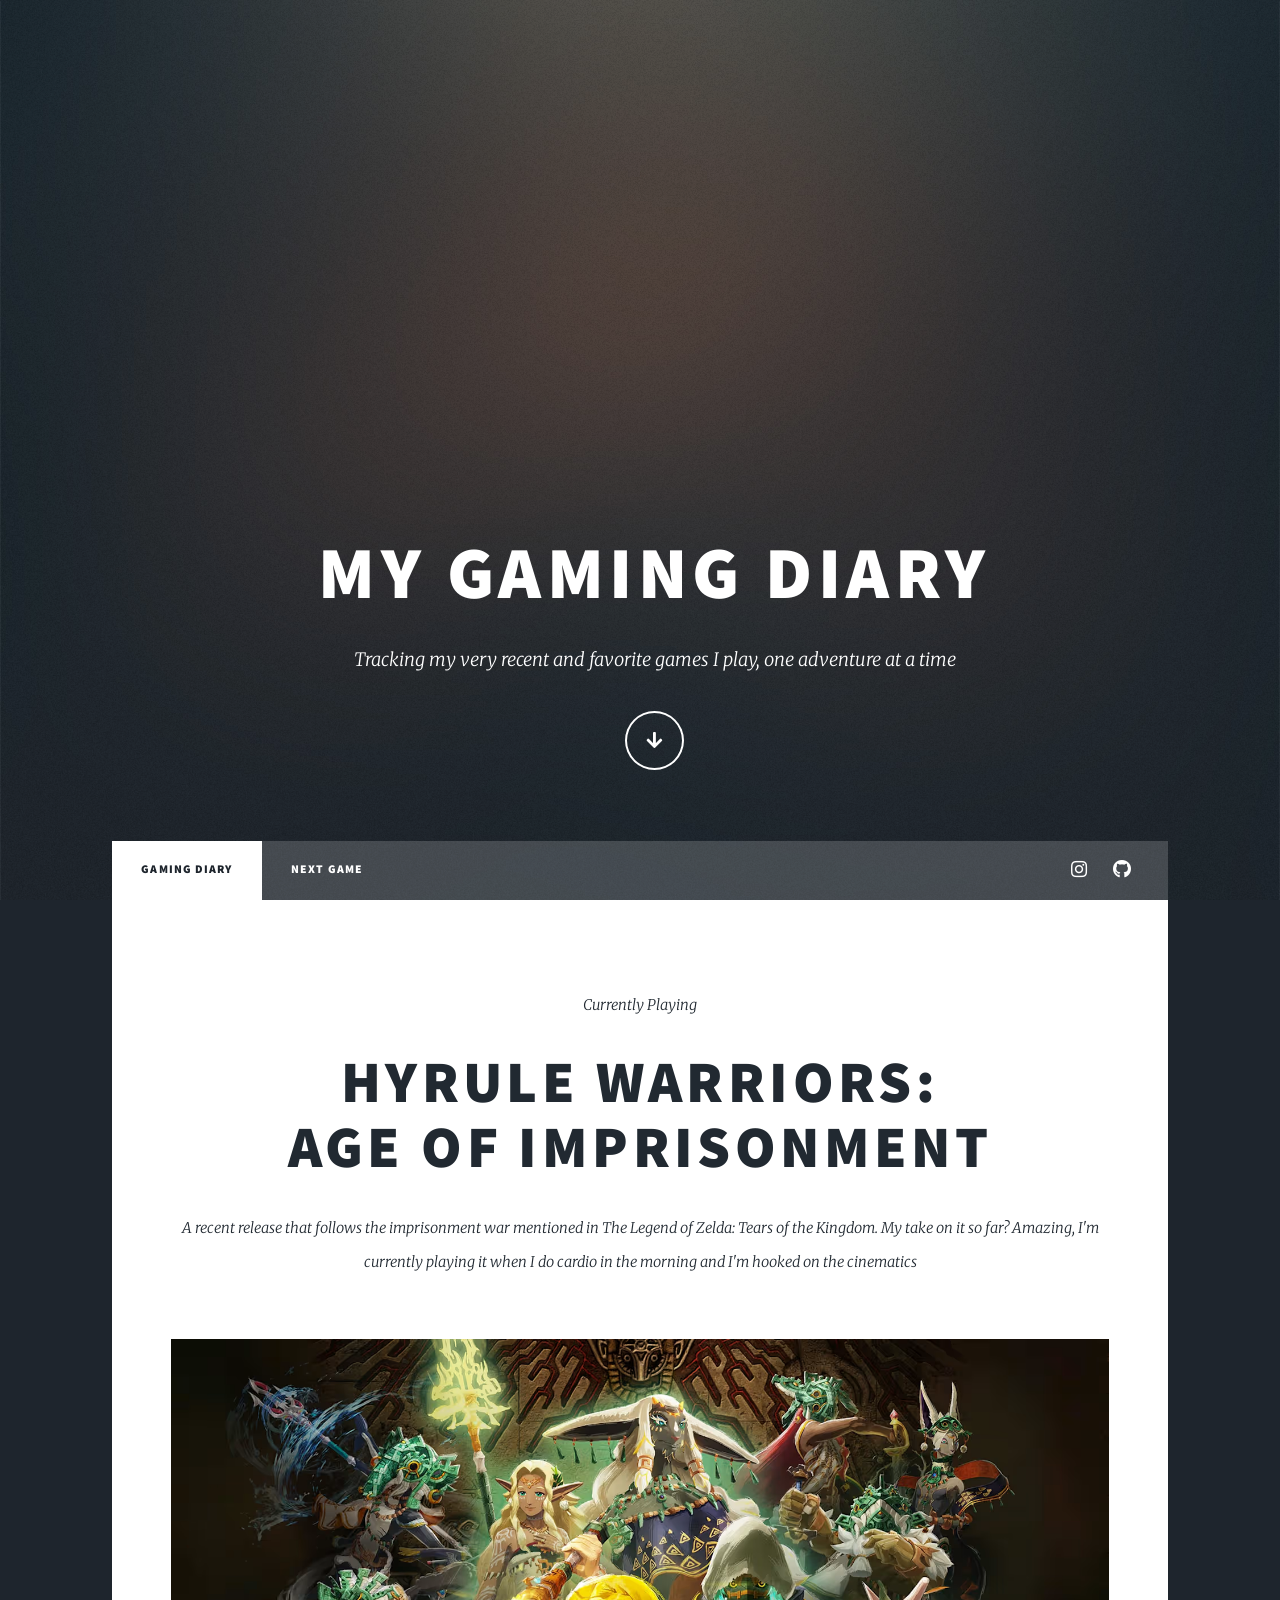
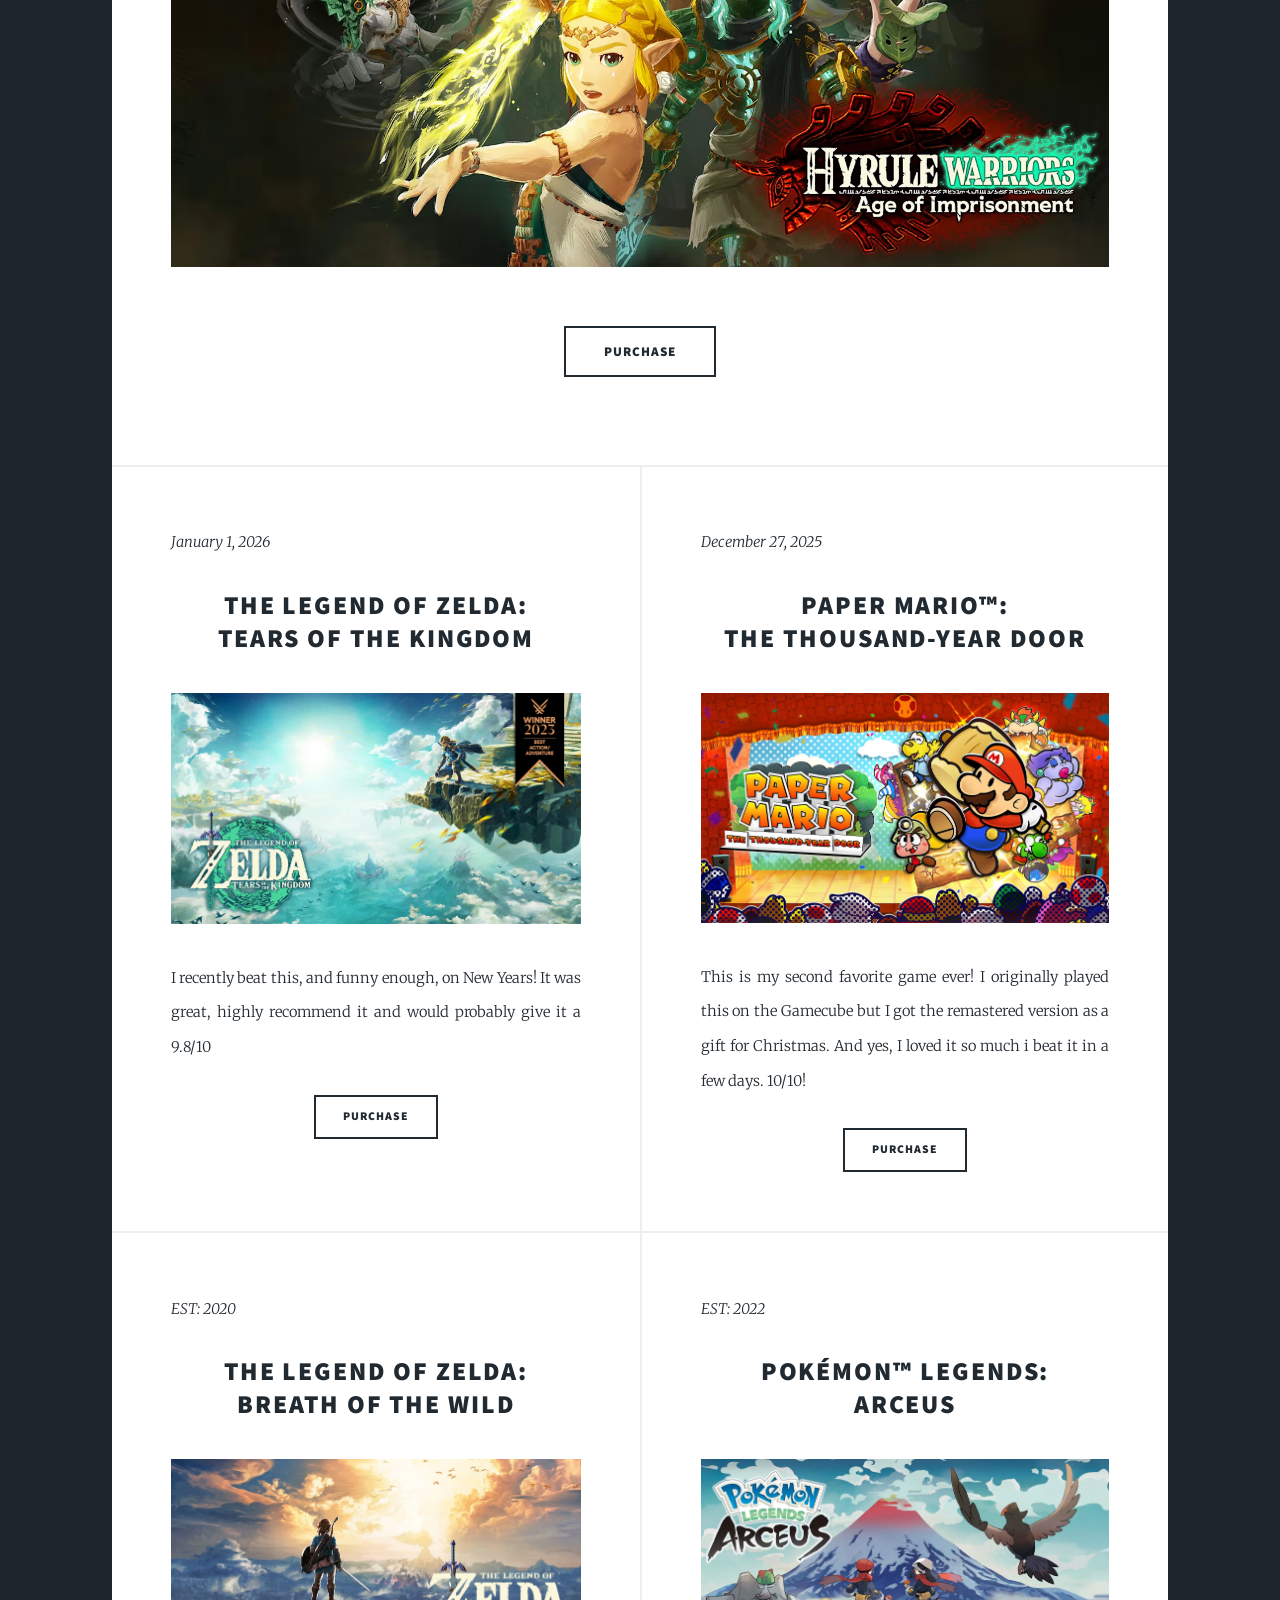
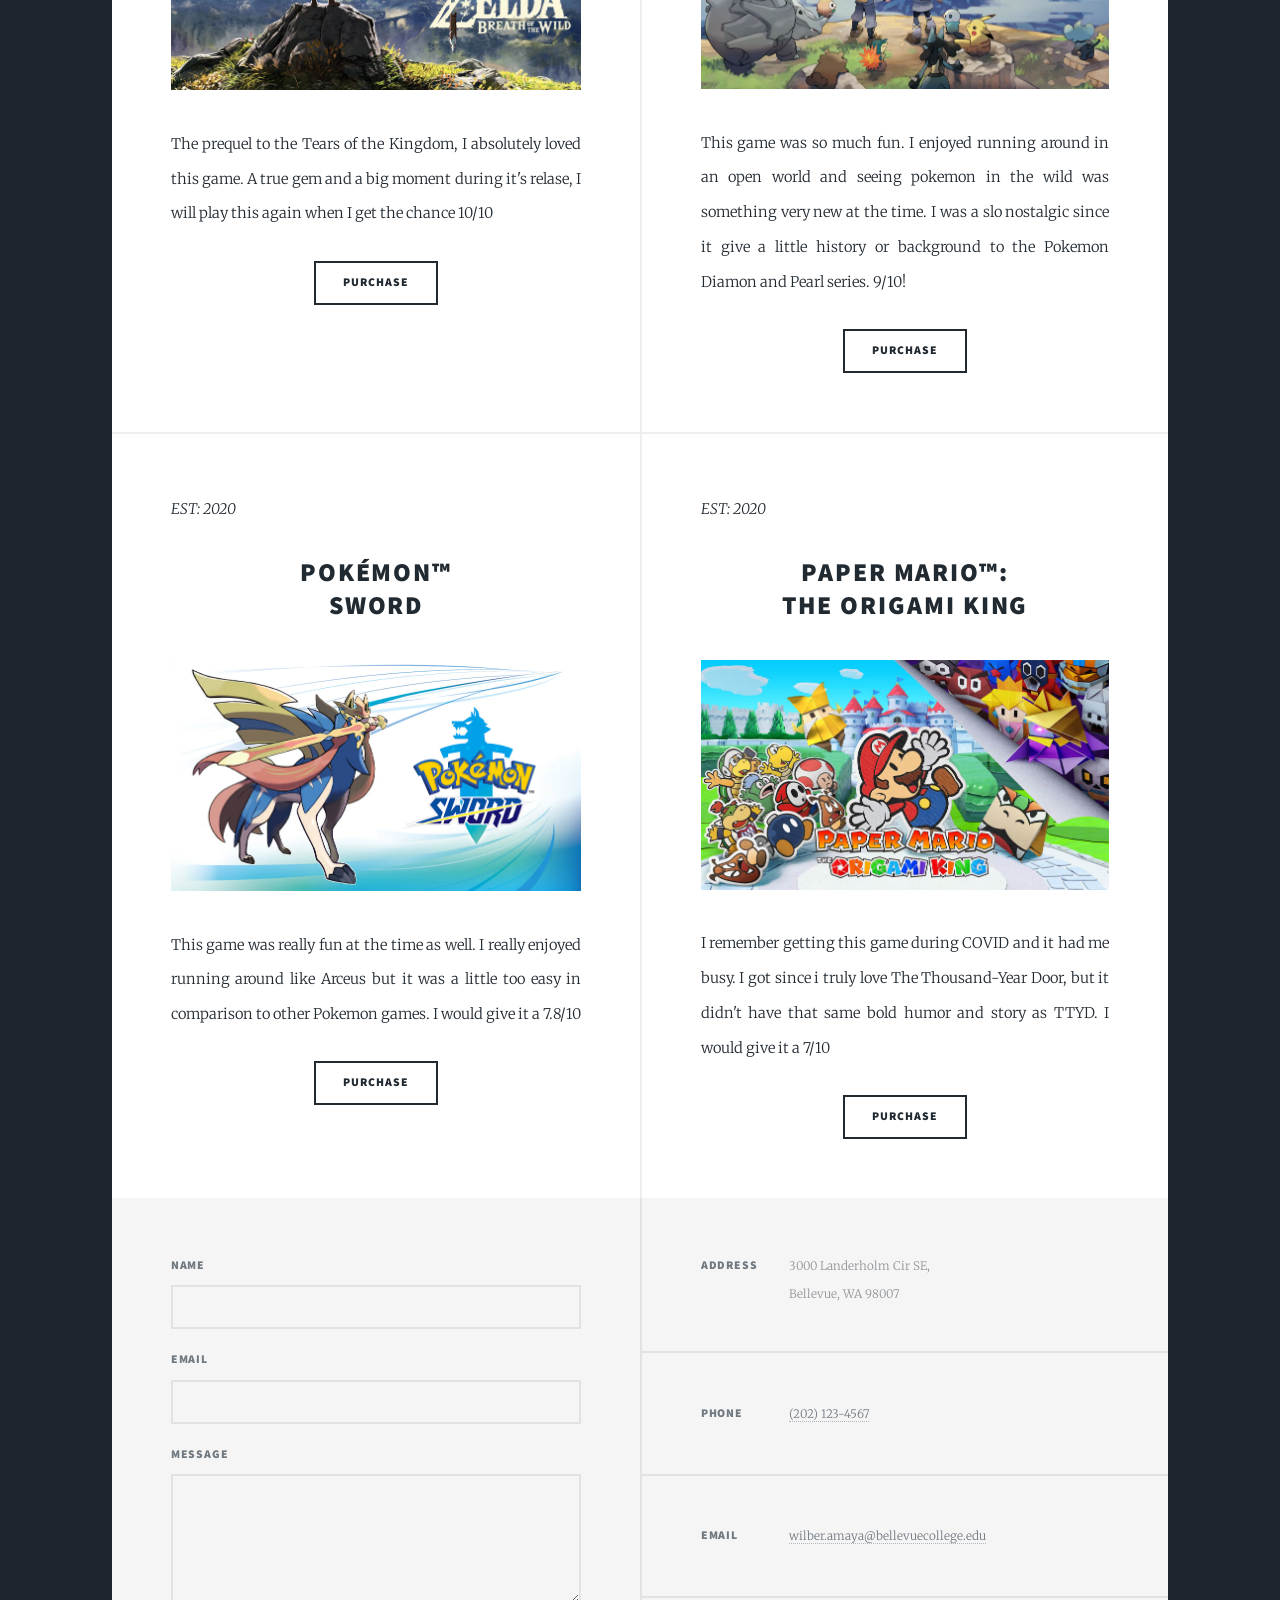
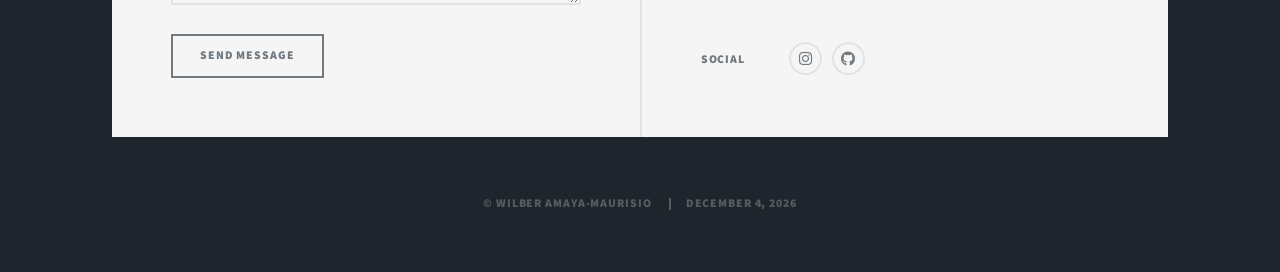
<file: index.html>
<!DOCTYPE html>
<html>
  <head>
    <title>My Gaming Diary</title>
    <meta charset="utf-8" />
    <meta
      name="viewport"
      content="width=device-width, initial-scale=1, user-scalable=no"
    />
    <link rel="stylesheet" href="assets/css/main.css" />
    <noscript
      ><link rel="stylesheet" href="assets/css/noscript.css"
    /></noscript>
  </head>
  <body class="is-preload">
    <!-- Wrapper -->
    <div id="wrapper" class="fade-in">
      <!-- Intro -->
      <div id="intro">
        <h1>My Gaming Diary</h1>
        <p>
          Tracking my very recent and favorite games I play, one adventure at a
          time
        </p>
        <ul class="actions">
          <li>
            <a
              href="#header"
              class="button icon solid solo fa-arrow-down scrolly"
              >Continue</a
            >
          </li>
        </ul>
      </div>

      <!-- Header -->
      <header id="header">
        <a href="index.html" class="logo">My Gaming Diary</a>
      </header>

      <!-- Nav -->
      <nav id="nav">
        <ul class="links">
          <li class="active"><a href="index.html">Gaming Diary</a></li>
          <li><a href="nextgame.html">Next Game</a></li>
        </ul>
        <ul class="icons">
          <li>
            <a
              href="https://www.instagram.com/simplywilber/?hl=en"
              class="icon brands fa-instagram"
              target="_blank"
              ><span class="label">Instagram</span></a
            >
          </li>
          <li>
            <a
              href="https://github.com/simplywilber"
              class="icon brands fa-github"
              target="_blank"
              ><span class="label">GitHub</span></a
            >
          </li>
        </ul>
      </nav>

      <!-- Main -->
      <div id="main">
        <!-- Featured Post -->
        <article class="post featured">
          <header class="major">
            <p>Currently Playing</p>
            <h2>
              <a href="#"
                >Hyrule Warriors:<br />
                Age of Imprisonment</a
              >
            </h2>
            <p>
              A recent release that follows the imprisonment war mentioned in
              The Legend of Zelda: Tears of the Kingdom. My take on it so far?
              Amazing, I'm currently playing it when I do cardio in the morning
              and I'm hooked on the cinematics
            </p>
          </header>
          <a
            href="https://www.nintendo.com/us/store/products/hyrule-warriors-age-of-imprisonment-switch-2/?srsltid=AfmBOoobUdwtNHGSzdIq4XO88XW7xktFy7Jn-fRiPyAaL22Ax08vMJ79"
            target="_blank"
            class="image main"
            ><img
              src="images/HW_AGE_OF_IMP.avif"
              alt="Hyrule Warriors: Age of Imprisonment"
          /></a>
          <ul class="actions special">
            <li>
              <a
                href="https://www.nintendo.com/us/store/products/hyrule-warriors-age-of-imprisonment-switch-2/?srsltid=AfmBOoobUdwtNHGSzdIq4XO88XW7xktFy7Jn-fRiPyAaL22Ax08vMJ79"
                target="_blank"
                class="button large"
                >Purchase</a
              >
            </li>
          </ul>
        </article>

        <!-- Posts -->
        <section class="posts">
          <article>
            <header>
              <p>January 1, 2026</p>
              <h2>
                <a href="#"
                  >The Legend of Zelda:<br />
                  Tears of The Kingdom</a
                >
              </h2>
            </header>
            <a
              href="https://www.nintendo.com/us/store/products/the-legend-of-zelda-tears-of-the-kingdom-nintendo-switch-2-edition-switch-2/"
              class="image fit"
              ><img
                src="images/LOZ_TOTK.avif"
                alt="Legend of Zelda: Tears of The Kingdom cover"
            /></a>
            <p>
              I recently beat this, and funny enough, on New Years! It was
              great, highly recommend it and would probably give it a 9.8/10
            </p>
            <ul class="actions special">
              <li>
                <a
                  href="https://www.nintendo.com/us/store/products/the-legend-of-zelda-tears-of-the-kingdom-nintendo-switch-2-edition-switch-2/"
                  class="button"
                  target="_blank"
                  >Purchase</a
                >
              </li>
            </ul>
          </article>
          <article>
            <header>
              <p>December 27, 2025</p>
              <h2>
                <a href="#"
                  >Paper Mario™:<br />
                  The Thousand-Year Door</a
                >
              </h2>
            </header>
            <a
              href="https://www.nintendo.com/us/store/products/paper-mario-the-thousand-year-door-switch/?srsltid=AfmBOopWf2AbLSA3g5KPg20xSoWbkHsGQtC7bV5aGfNWJW3uBB5eExUS"
              class="image fit"
              ><img
                src="images/PAPER_MARIO_TTYD.avif"
                alt="Paper Mario: The Thousand-Year Door"
            /></a>
            <p>
              This is my second favorite game ever! I originally played this on
              the Gamecube but I got the remastered version as a gift for
              Christmas. And yes, I loved it so much i beat it in a few days.
              10/10!
            </p>
            <ul class="actions special">
              <li>
                <a
                  href="https://www.nintendo.com/us/store/products/paper-mario-the-thousand-year-door-switch/?srsltid=AfmBOopWf2AbLSA3g5KPg20xSoWbkHsGQtC7bV5aGfNWJW3uBB5eExUS"
                  class="button"
                  >Purchase</a
                >
              </li>
            </ul>
          </article>
          <article>
            <header>
              <p>EST: 2020</p>
              <h2>
                <a
                  href="https://www.nintendo.com/us/store/products/the-legend-of-zelda-breath-of-the-wild-switch/?srsltid=AfmBOor_H-zXMywZTXs4vM1Ny9bb0C9V3e4F-4cMlCcFuVNMj_ht1SME"
                  >The Legend of Zelda:<br />
                  Breath of the Wild</a
                >
              </h2>
            </header>
            <a
              href="https://www.nintendo.com/us/store/products/the-legend-of-zelda-breath-of-the-wild-switch/?srsltid=AfmBOor_H-zXMywZTXs4vM1Ny9bb0C9V3e4F-4cMlCcFuVNMj_ht1SME"
              class="image fit"
              ><img src="images/LOZ_BOTW.avif" alt=""
            /></a>
            <p>
              The prequel to the Tears of the Kingdom, I absolutely loved this
              game. A true gem and a big moment during it's relase, I will play
              this again when I get the chance 10/10
            </p>
            <ul class="actions special">
              <li>
                <a
                  href="https://www.nintendo.com/us/store/products/the-legend-of-zelda-breath-of-the-wild-switch/?srsltid=AfmBOor_H-zXMywZTXs4vM1Ny9bb0C9V3e4F-4cMlCcFuVNMj_ht1SME"
                  class="button"
                  target="_blank"
                  >Purchase</a
                >
              </li>
            </ul>
          </article>
          <article>
            <header>
              <p>EST: 2022</p>
              <h2>
                <a href="#"
                  >Pokémon™ Legends:<br />
                  Arceus</a
                >
              </h2>
            </header>
            <a
              href="https://www.nintendo.com/us/store/products/pokemon-legends-arceus-switch/?srsltid=AfmBOopOZYegOPVZ5eG6vlQz3AV7VjlIXo8ImEew1tNkTU6u866287jl"
              class="image fit"
              target="_blank"
              ><img src="images/POKE_ARC.avif" alt="Pokemon Legends: Arceus"
            /></a>
            <p>
              This game was so much fun. I enjoyed running around in an open
              world and seeing pokemon in the wild was something very new at the
              time. I was a slo nostalgic since it give a little history or
              background to the Pokemon Diamon and Pearl series. 9/10!
            </p>
            <ul class="actions special">
              <li>
                <a
                  href="https://www.nintendo.com/us/store/products/pokemon-legends-arceus-switch/?srsltid=AfmBOopOZYegOPVZ5eG6vlQz3AV7VjlIXo8ImEew1tNkTU6u866287jl"
                  class="button"
                  target="_blank"
                  >Purchase</a
                >
              </li>
            </ul>
          </article>
          <article>
            <header>
              <p>EST: 2020</p>
              <h2>
                <a
                  href="https://www.nintendo.com/us/store/products/pokemon-sword-switch/?srsltid=AfmBOopf4BG_ER19o-rjPr5YKCi1Jc6SF0wC2JoHy94EDoxqCevCEFST"
                  target="_blank"
                  >Pokémon™<br />
                  Sword</a
                >
              </h2>
            </header>
            <a
              href="https://www.nintendo.com/us/store/products/pokemon-sword-switch/?srsltid=AfmBOopf4BG_ER19o-rjPr5YKCi1Jc6SF0wC2JoHy94EDoxqCevCEFST"
              class="image fit"
              target="_blank"
              ><img src="images/POKE_SWORD.avif" alt="Pokemon Sword Cover"
            /></a>
            <p>
              This game was really fun at the time as well. I really enjoyed
              running around like Arceus but it was a little too easy in
              comparison to other Pokemon games. I would give it a 7.8/10
            </p>
            <ul class="actions special">
              <li>
                <a
                  href="https://www.nintendo.com/us/store/products/pokemon-sword-switch/?srsltid=AfmBOopf4BG_ER19o-rjPr5YKCi1Jc6SF0wC2JoHy94EDoxqCevCEFST"
                  class="button" target="_blank"
                  >Purchase</a
                >
              </li>
            </ul>
          </article>
          <article>
            <header>
              <p>EST: 2020</p>
              <h2>
                <a
                  href="https://www.nintendo.com/us/store/products/paper-mario-the-origami-king-switch/"
                  target="_blank"
                  >Paper Mario™:<br />
                  The Origami King</a
                >
              </h2>
            </header>
            <a
              href="https://www.nintendo.com/us/store/products/paper-mario-the-origami-king-switch/"
              class="image fit"
              target="_blank"
              ><img
                src="images/PAPER_MARIO_OK.avif"
                alt="Paper Mario: The Origami King Cover"
            /></a>
            <p>
              I remember getting this game during COVID and it had me busy. I
              got since i truly love The Thousand-Year Door, but it didn't have
              that same bold humor and story as TTYD. I would give it a 7/10
            </p>
            <ul class="actions special">
              <li>
                <a
                  href="https://www.nintendo.com/us/store/products/paper-mario-the-origami-king-switch/"
                  class="button" target="_blank"
                  >Purchase</a
                >
              </li>
            </ul>
          </article>
        </section>
      </div>

      <!-- Footer -->
      <footer id="footer">
        <section>
          <form method="post" action="#">
            <div class="fields">
              <div class="field">
                <label for="name">Name</label>
                <input type="text" name="name" id="name" />
              </div>
              <div class="field">
                <label for="email">Email</label>
                <input type="text" name="email" id="email" />
              </div>
              <div class="field">
                <label for="message">Message</label>
                <textarea name="message" id="message" rows="3"></textarea>
              </div>
            </div>
            <ul class="actions">
              <li><input type="submit" value="Send Message" /></li>
            </ul>
          </form>
        </section>
        <section class="split contact">
          <section class="alt">
            <h3>Address</h3>
            <p>
              3000 Landerholm Cir SE,<br />
              Bellevue, WA 98007
            </p>
          </section>
          <section>
            <h3>Phone</h3>
            <p><a href="#">(202) 123-4567</a></p>
          </section>
          <section>
            <h3>Email</h3>
            <p><a href="#">wilber.amaya@bellevuecollege.edu</a></p>
          </section>
          <section>
            <h3>Social</h3>
            <ul class="icons alt">
              <li>
                <a
                  href="https://www.instagram.com/simplywilber/?hl=en"
                  class="icon brands alt fa-instagram"
                  target="_blank"
                  ><span class="label">Instagram</span></a
                >
              </li>
              <li>
                <a
                  href="https://github.com/simplywilber"
                  class="icon brands alt fa-github"
                  target="_blank"
                  ><span class="label">GitHub</span></a
                >
              </li>
            </ul>
          </section>
        </section>
      </footer>

      <!-- Copyright -->
      <div id="copyright">
        <ul>
          <li>&copy; Wilber Amaya-Maurisio</li>
          <li id="current-date"></li>
        </ul>
      </div>
    </div>

    <!-- Scripts -->
    <script src="assets/js/jquery.min.js"></script>
    <script src="assets/js/jquery.scrollex.min.js"></script>
    <script src="assets/js/jquery.scrolly.min.js"></script>
    <script src="assets/js/browser.min.js"></script>
    <script src="assets/js/breakpoints.min.js"></script>
    <script src="assets/js/util.js"></script>
    <script src="assets/js/main.js"></script>
  </body>
</html>
</file>
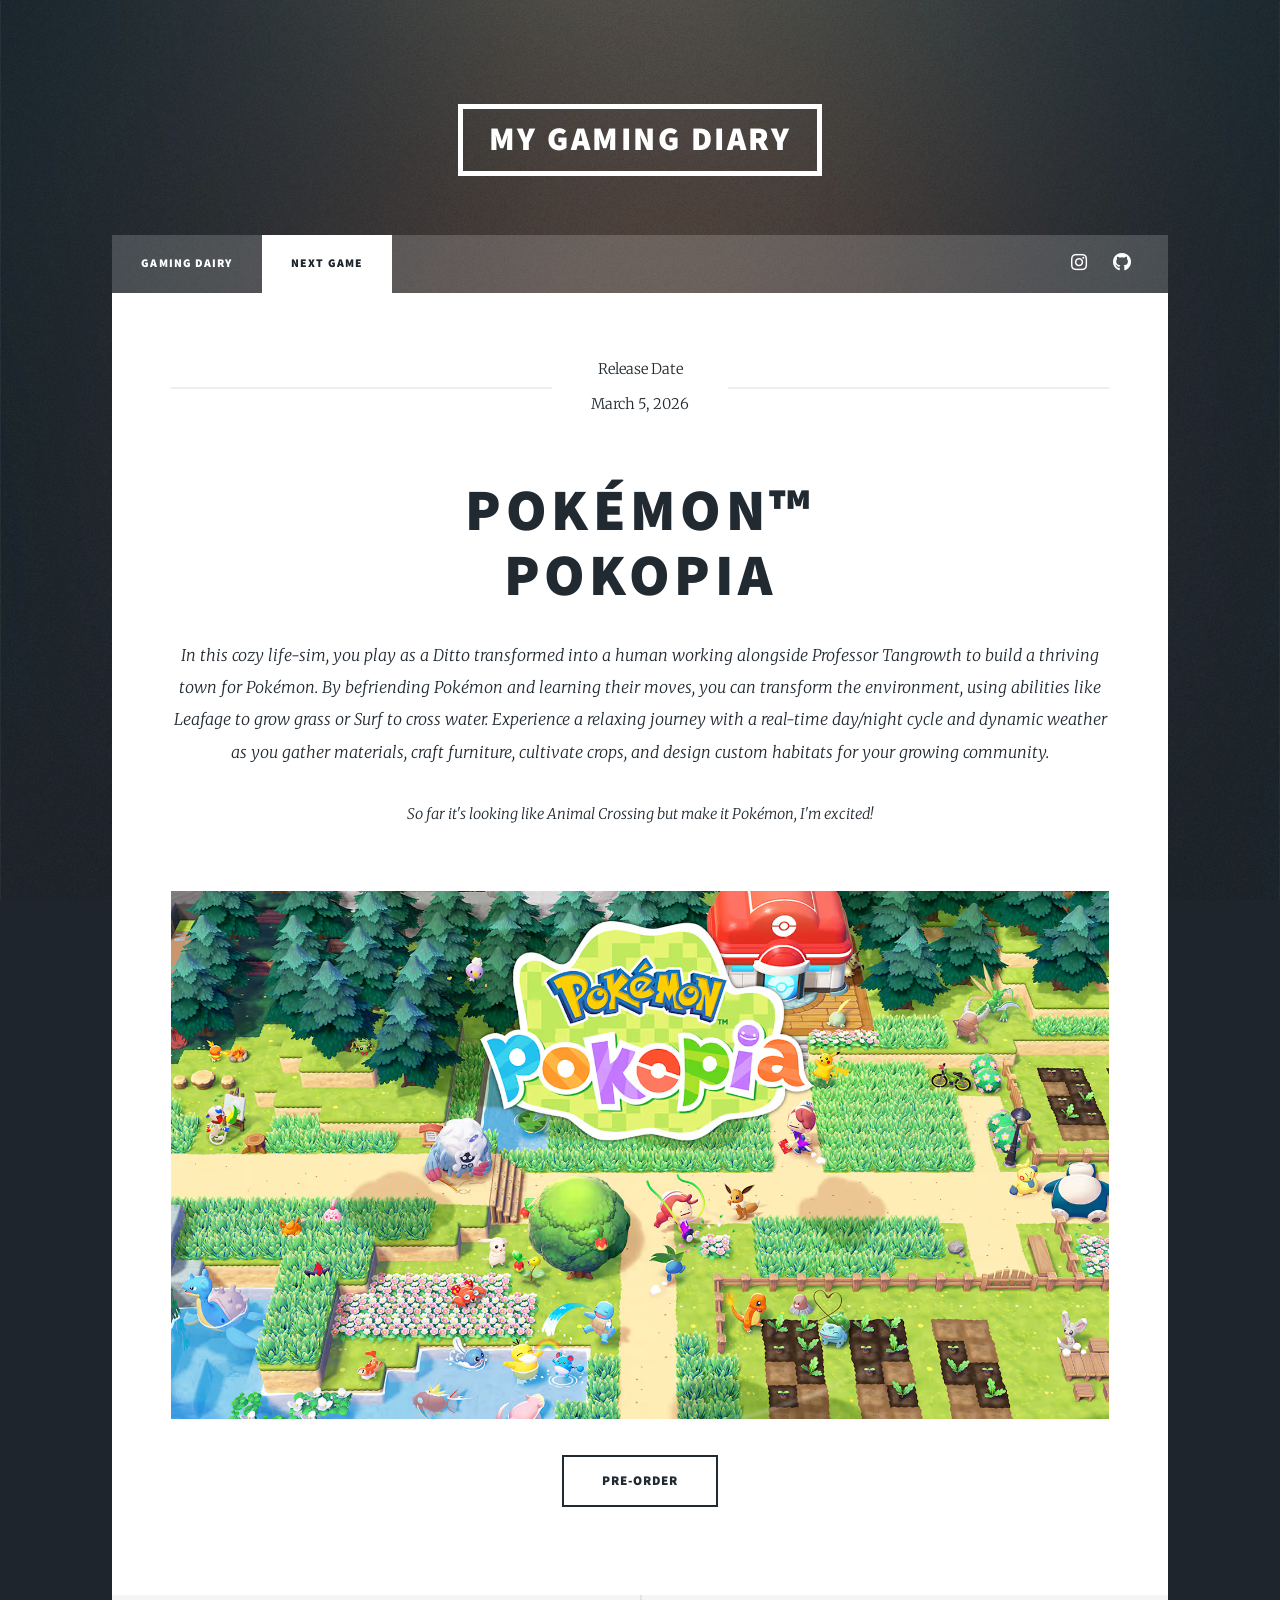
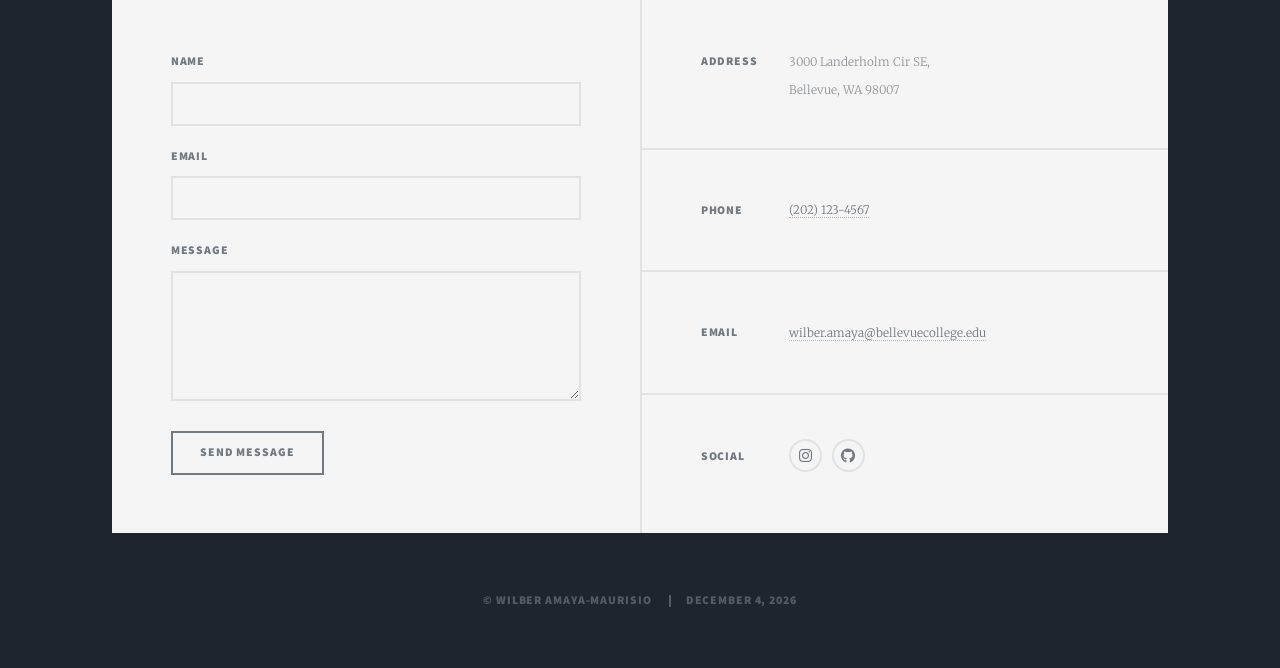
<file: nextgame.html>
<!DOCTYPE html>
<html>
  <head>
    <title>Next Game</title>
    <meta charset="utf-8" />
    <meta
      name="viewport"
      content="width=device-width, initial-scale=1, user-scalable=no"
    />
    <link rel="stylesheet" href="assets/css/main.css" />
    <noscript
      ><link rel="stylesheet" href="assets/css/noscript.css"
    /></noscript>
  </head>
  <body class="is-preload">
    <!-- Wrapper -->
    <div id="wrapper">
      <!-- Header -->
      <header id="header">
        <a href="index.html" class="logo">My Gaming Diary</a>
      </header>

      <!-- Nav -->
      <nav id="nav">
        <ul class="links">
          <li><a href="index.html">Gaming Dairy</a></li>
          <li class="active"><a href="nextgame.html">Next Game</a></li>
        </ul>
        <ul class="icons">
          <li>
            <a
              href="https://www.instagram.com/simplywilber/?hl=en"
              class="icon brands fa-instagram"
              target="_blank"
              ><span class="label">Instagram</span></a
            >
          </li>
          <li>
            <a
              href="https://github.com/simplywilber"
              class="icon brands fa-github"
              target="_blank"
              ><span class="label">GitHub</span></a
            >
          </li>
        </ul>
      </nav>

      <!-- Main -->
      <div id="main">
        <!-- Post -->
        <section class="post">
          <header class="major">
            <span class="date"
              >Release Date<br />
              March 5, 2026</span
            >
            <h1>
              Pokémon™<br />
              Pokopia
            </h1>
            <p>
              In this cozy life-sim, you play as a Ditto transformed into a
              human working alongside Professor Tangrowth to build a thriving
              town for Pokémon. By befriending Pokémon and learning their moves,
              you can transform the environment, using abilities like Leafage to
              grow grass or Surf to cross water. Experience a relaxing journey
              with a real-time day/night cycle and dynamic weather as you gather
              materials, craft furniture, cultivate crops, and design custom
              habitats for your growing community.
            </p>
            <p>
              So far it's looking like Animal Crossing but make it Pokémon, I'm
              excited!
            </p>
          </header>
          <div class="image fit">
            <a
              href="https://www.nintendo.com/us/store/products/pokemon-pokopia-switch-2/"
              target="_blank"
              ><img
                src="images/POKE_POKO.avif"
                alt="Pokémon Pokopia Game Cover"
            /></a>
          </div>
          <ul class="actions special">
            <li>
              <a
                href="https://www.nintendo.com/us/store/products/pokemon-pokopia-switch-2/"
                target="_blank"
                class="button large"
                >Pre-Order</a
              >
            </li>
          </ul>
        </section>
      </div>

      <!-- Footer -->
      <footer id="footer">
        <section>
          <form method="post" action="#">
            <div class="fields">
              <div class="field">
                <label for="name">Name</label>
                <input type="text" name="name" id="name" />
              </div>
              <div class="field">
                <label for="email">Email</label>
                <input type="text" name="email" id="email" />
              </div>
              <div class="field">
                <label for="message">Message</label>
                <textarea name="message" id="message" rows="3"></textarea>
              </div>
            </div>
            <ul class="actions">
              <li><input type="submit" value="Send Message" /></li>
            </ul>
          </form>
        </section>
        <section class="split contact">
          <section class="alt">
            <h3>Address</h3>
            <p>
              3000 Landerholm Cir SE,<br />
              Bellevue, WA 98007
            </p>
          </section>
          <section>
            <h3>Phone</h3>
            <p><a href="#">(202) 123-4567</a></p>
          </section>
          <section>
            <h3>Email</h3>
            <p><a href="#">wilber.amaya@bellevuecollege.edu</a></p>
          </section>
          <section>
            <h3>Social</h3>
            <ul class="icons alt">
              <li>
                <a
                  href="https://www.instagram.com/simplywilber/?hl=en"
                  class="icon brands alt fa-instagram"
                  target="_blank"
                  ><span class="label">Instagram</span></a
                >
              </li>
              <li>
                <a
                  href="https://github.com/simplywilber"
                  class="icon brands alt fa-github"
                  target="_blank"
                  ><span class="label">GitHub</span></a
                >
              </li>
            </ul>
          </section>
        </section>
      </footer>

      <!-- Copyright -->
      <div id="copyright">
        <ul>
          <li>&copy; Wilber Amaya-Maurisio</li>
          <li id="current-date"></li>
        </ul>
      </div>
    </div>

    <!-- Scripts -->
    <script src="assets/js/jquery.min.js"></script>
    <script src="assets/js/jquery.scrollex.min.js"></script>
    <script src="assets/js/jquery.scrolly.min.js"></script>
    <script src="assets/js/browser.min.js"></script>
    <script src="assets/js/breakpoints.min.js"></script>
    <script src="assets/js/util.js"></script>
    <script src="assets/js/main.js"></script>
  </body>
</html>
</file>
<file: assets/css/main.css>
@import url(fontawesome-all.min.css);
@import url("https://fonts.googleapis.com/css?family=Merriweather:300,700,300italic,700italic|Source+Sans+Pro:900");

/*
	Massively by HTML5 UP
	html5up.net | @ajlkn
	Free for personal and commercial use under the CCA 3.0 license (html5up.net/license)
*/

html, body, div, span, applet, object,
iframe, h1, h2, h3, h4, h5, h6, p, blockquote,
pre, a, abbr, acronym, address, big, cite,
code, del, dfn, em, img, ins, kbd, q, s, samp,
small, strike, strong, sub, sup, tt, var, b,
u, i, center, dl, dt, dd, ol, ul, li, fieldset,
form, label, legend, table, caption, tbody,
tfoot, thead, tr, th, td, article, aside,
canvas, details, embed, figure, figcaption,
footer, header, hgroup, menu, nav, output, ruby,
section, summary, time, mark, audio, video {
	margin: 0;
	padding: 0;
	border: 0;
	font-size: 100%;
	font: inherit;
	vertical-align: baseline;}

article, aside, details, figcaption, figure,
footer, header, hgroup, menu, nav, section {
	display: block;}

body {
	line-height: 1;
}

ol, ul {
	list-style: none;
}

blockquote, q {
	quotes: none;
}

	blockquote:before, blockquote:after, q:before, q:after {
		content: '';
		content: none;
	}

table {
	border-collapse: collapse;
	border-spacing: 0;
}

body {
	-webkit-text-size-adjust: none;
}

mark {
	background-color: transparent;
	color: inherit;
}

input::-moz-focus-inner {
	border: 0;
	padding: 0;
}

input, select, textarea {
	-moz-appearance: none;
	-webkit-appearance: none;
	-ms-appearance: none;
	appearance: none;
}

/* Basic */

	@-ms-viewport {
		width: device-width;
	}

	body {
		-ms-overflow-style: scrollbar;
	}

	@media screen and (max-width: 480px) {

		html, body {
			min-width: 320px;
		}

	}

	html {
		box-sizing: border-box;
	}

	*, *:before, *:after {
		box-sizing: inherit;
	}

	body {
		background-color: #1e252d;
	}

		body.is-preload *, body.is-preload *:before, body.is-preload *:after {
			-moz-animation: none !important;
			-webkit-animation: none !important;
			-ms-animation: none !important;
			animation: none !important;
			-moz-transition: none !important;
			-webkit-transition: none !important;
			-ms-transition: none !important;
			transition: none !important;
		}

/* Type */

	html {
		font-size: 16pt;
	}

		@media screen and (max-width: 1680px) {

			html {
				font-size: 12pt;
			}

		}

		@media screen and (max-width: 1280px) {

			html {
				font-size: 11pt;
			}

		}

		@media screen and (max-width: 360px) {

			html {
				font-size: 10pt;
			}

		}

	body {
		color: #212931;
	}

	body, input, select, textarea {
		font-family: "Merriweather", Georgia, serif;
		font-weight: 300;
		font-size: 1rem;
		line-height: 2.375;
	}

	a {
		-moz-transition: color 0.2s ease-in-out, background-color 0.2s ease-in-out, border-color 0.2s ease-in-out, box-shadow 0.2s ease-in-out;
		-webkit-transition: color 0.2s ease-in-out, background-color 0.2s ease-in-out, border-color 0.2s ease-in-out, box-shadow 0.2s ease-in-out;
		-ms-transition: color 0.2s ease-in-out, background-color 0.2s ease-in-out, border-color 0.2s ease-in-out, box-shadow 0.2s ease-in-out;
		transition: color 0.2s ease-in-out, background-color 0.2s ease-in-out, border-color 0.2s ease-in-out, box-shadow 0.2s ease-in-out;
		border-bottom: dotted 1px;
		text-decoration: none;
	}

		a:hover {
			border-bottom-color: transparent;
		}

	strong, b {
		font-weight: 600;
	}

	em, i {
		font-style: italic;
	}

	p {
		text-align: justify;
		margin: 0 0 2rem 0;
	}

	h1, h2, h3, h4, h5, h6 {
		font-family: "Source Sans Pro", Helvetica, sans-serif;
		font-weight: 900;
		line-height: 1.5;
		letter-spacing: 0.075em;
		text-transform: uppercase;
		margin: 0 0 1rem 0;
	}

		h1 a, h2 a, h3 a, h4 a, h5 a, h6 a {
			border-bottom: 0;
			color: inherit;
			text-decoration: none;
		}

	h1 {
		font-size: 4rem;
		line-height: 1.1;
		margin: 0 0 2rem 0;
	}

	h2 {
		font-size: 1.75rem;
		line-height: 1.3;
		margin: 0 0 1.5rem 0;
	}

	h3 {
		font-size: 1.25rem;
		margin: 0 0 1.5rem 0;
	}

	h4 {
		font-size: 1rem;
	}

	h5 {
		font-size: 0.9rem;
	}

	h6 {
		font-size: 0.8rem;
	}

	sub {
		font-size: 0.8rem;
		position: relative;
		top: 0.5rem;
	}

	sup {
		font-size: 0.8rem;
		position: relative;
		top: -0.5rem;
	}

	blockquote {
		border-left: solid 4px;
		font-style: italic;
		margin: 0 0 2rem 0;
		padding: 0.5rem 0 0.5rem 2rem;
	}

	code {
		border: solid 2px;
		font-family: "Courier New", monospace;
		font-size: 0.9rem;
		margin: 0 0.25rem;
		padding: 0.25rem 0.65rem;
	}

	pre {
		-webkit-overflow-scrolling: touch;
		font-family: "Courier New", monospace;
		font-size: 0.9rem;
		margin: 0 0 2rem 0;
	}

		pre code {
			display: block;
			line-height: 1.75;
			padding: 1rem 1.5rem;
			overflow-x: auto;
		}

	hr {
		border: 0;
		border-bottom: solid 2px;
		margin: 3rem 0;
	}

		hr.major {
			margin: 5rem 0;
		}

	.align-left {
		text-align: left;
	}

	.align-center {
		text-align: center;
	}

	.align-right {
		text-align: right;
	}

	input, select, textarea {
		color: #212931;
	}

	a {
		color: #212931;
		border-bottom-color: rgba(33, 41, 49, 0.5);
	}

		a:hover {
			border-bottom-color: transparent;
			color: #18bfef !important;
		}

	strong, b {
		color: #212931;
	}

	h1, h2, h3, h4, h5, h6 {
		color: #212931;
	}

	blockquote {
		border-left-color: #eeeeee;
	}

	code {
		background: rgba(220, 220, 220, 0.25);
		border-color: #eeeeee;
	}

	hr {
		border-bottom-color: #eeeeee;
	}

/* Row */

	.row {
		display: flex;
		flex-wrap: wrap;
		box-sizing: border-box;
		align-items: stretch;
	}

		.row > * {
			box-sizing: border-box;
		}

		.row.gtr-uniform > * > :last-child {
			margin-bottom: 0;
		}

		.row.aln-left {
			justify-content: flex-start;
		}

		.row.aln-center {
			justify-content: center;
		}

		.row.aln-right {
			justify-content: flex-end;
		}

		.row.aln-top {
			align-items: flex-start;
		}

		.row.aln-middle {
			align-items: center;
		}

		.row.aln-bottom {
			align-items: flex-end;
		}

		.row > .imp {
			order: -1;
		}

		.row > .col-1 {
			width: 8.33333%;
		}

		.row > .off-1 {
			margin-left: 8.33333%;
		}

		.row > .col-2 {
			width: 16.66667%;
		}

		.row > .off-2 {
			margin-left: 16.66667%;
		}

		.row > .col-3 {
			width: 25%;
		}

		.row > .off-3 {
			margin-left: 25%;
		}

		.row > .col-4 {
			width: 33.33333%;
		}

		.row > .off-4 {
			margin-left: 33.33333%;
		}

		.row > .col-5 {
			width: 41.66667%;
		}

		.row > .off-5 {
			margin-left: 41.66667%;
		}

		.row > .col-6 {
			width: 50%;
		}

		.row > .off-6 {
			margin-left: 50%;
		}

		.row > .col-7 {
			width: 58.33333%;
		}

		.row > .off-7 {
			margin-left: 58.33333%;
		}

		.row > .col-8 {
			width: 66.66667%;
		}

		.row > .off-8 {
			margin-left: 66.66667%;
		}

		.row > .col-9 {
			width: 75%;
		}

		.row > .off-9 {
			margin-left: 75%;
		}

		.row > .col-10 {
			width: 83.33333%;
		}

		.row > .off-10 {
			margin-left: 83.33333%;
		}

		.row > .col-11 {
			width: 91.66667%;
		}

		.row > .off-11 {
			margin-left: 91.66667%;
		}

		.row > .col-12 {
			width: 100%;
		}

		.row > .off-12 {
			margin-left: 100%;
		}

		.row.gtr-0 {
			margin-top: 0;
			margin-left: 0rem;
		}

			.row.gtr-0 > * {
				padding: 0 0 0 0rem;
			}

			.row.gtr-0.gtr-uniform {
				margin-top: 0rem;
			}

				.row.gtr-0.gtr-uniform > * {
					padding-top: 0rem;
				}

		.row.gtr-25 {
			margin-top: 0;
			margin-left: -0.375rem;
		}

			.row.gtr-25 > * {
				padding: 0 0 0 0.375rem;
			}

			.row.gtr-25.gtr-uniform {
				margin-top: -0.375rem;
			}

				.row.gtr-25.gtr-uniform > * {
					padding-top: 0.375rem;
				}

		.row.gtr-50 {
			margin-top: 0;
			margin-left: -0.75rem;
		}

			.row.gtr-50 > * {
				padding: 0 0 0 0.75rem;
			}

			.row.gtr-50.gtr-uniform {
				margin-top: -0.75rem;
			}

				.row.gtr-50.gtr-uniform > * {
					padding-top: 0.75rem;
				}

		.row {
			margin-top: 0;
			margin-left: -1.5rem;
		}

			.row > * {
				padding: 0 0 0 1.5rem;
			}

			.row.gtr-uniform {
				margin-top: -1.5rem;
			}

				.row.gtr-uniform > * {
					padding-top: 1.5rem;
				}

		.row.gtr-150 {
			margin-top: 0;
			margin-left: -2.25rem;
		}

			.row.gtr-150 > * {
				padding: 0 0 0 2.25rem;
			}

			.row.gtr-150.gtr-uniform {
				margin-top: -2.25rem;
			}

				.row.gtr-150.gtr-uniform > * {
					padding-top: 2.25rem;
				}

		.row.gtr-200 {
			margin-top: 0;
			margin-left: -3rem;
		}

			.row.gtr-200 > * {
				padding: 0 0 0 3rem;
			}

			.row.gtr-200.gtr-uniform {
				margin-top: -3rem;
			}

				.row.gtr-200.gtr-uniform > * {
					padding-top: 3rem;
				}

		@media screen and (max-width: 1680px) {

			.row {
				display: flex;
				flex-wrap: wrap;
				box-sizing: border-box;
				align-items: stretch;
			}

				.row > * {
					box-sizing: border-box;
				}

				.row.gtr-uniform > * > :last-child {
					margin-bottom: 0;
				}

				.row.aln-left {
					justify-content: flex-start;
				}

				.row.aln-center {
					justify-content: center;
				}

				.row.aln-right {
					justify-content: flex-end;
				}

				.row.aln-top {
					align-items: flex-start;
				}

				.row.aln-middle {
					align-items: center;
				}

				.row.aln-bottom {
					align-items: flex-end;
				}

				.row > .imp-xlarge {
					order: -1;
				}

				.row > .col-1-xlarge {
					width: 8.33333%;
				}

				.row > .off-1-xlarge {
					margin-left: 8.33333%;
				}

				.row > .col-2-xlarge {
					width: 16.66667%;
				}

				.row > .off-2-xlarge {
					margin-left: 16.66667%;
				}

				.row > .col-3-xlarge {
					width: 25%;
				}

				.row > .off-3-xlarge {
					margin-left: 25%;
				}

				.row > .col-4-xlarge {
					width: 33.33333%;
				}

				.row > .off-4-xlarge {
					margin-left: 33.33333%;
				}

				.row > .col-5-xlarge {
					width: 41.66667%;
				}

				.row > .off-5-xlarge {
					margin-left: 41.66667%;
				}

				.row > .col-6-xlarge {
					width: 50%;
				}

				.row > .off-6-xlarge {
					margin-left: 50%;
				}

				.row > .col-7-xlarge {
					width: 58.33333%;
				}

				.row > .off-7-xlarge {
					margin-left: 58.33333%;
				}

				.row > .col-8-xlarge {
					width: 66.66667%;
				}

				.row > .off-8-xlarge {
					margin-left: 66.66667%;
				}

				.row > .col-9-xlarge {
					width: 75%;
				}

				.row > .off-9-xlarge {
					margin-left: 75%;
				}

				.row > .col-10-xlarge {
					width: 83.33333%;
				}

				.row > .off-10-xlarge {
					margin-left: 83.33333%;
				}

				.row > .col-11-xlarge {
					width: 91.66667%;
				}

				.row > .off-11-xlarge {
					margin-left: 91.66667%;
				}

				.row > .col-12-xlarge {
					width: 100%;
				}

				.row > .off-12-xlarge {
					margin-left: 100%;
				}

				.row.gtr-0 {
					margin-top: 0;
					margin-left: 0rem;
				}

					.row.gtr-0 > * {
						padding: 0 0 0 0rem;
					}

					.row.gtr-0.gtr-uniform {
						margin-top: 0rem;
					}

						.row.gtr-0.gtr-uniform > * {
							padding-top: 0rem;
						}

				.row.gtr-25 {
					margin-top: 0;
					margin-left: -0.375rem;
				}

					.row.gtr-25 > * {
						padding: 0 0 0 0.375rem;
					}

					.row.gtr-25.gtr-uniform {
						margin-top: -0.375rem;
					}

						.row.gtr-25.gtr-uniform > * {
							padding-top: 0.375rem;
						}

				.row.gtr-50 {
					margin-top: 0;
					margin-left: -0.75rem;
				}

					.row.gtr-50 > * {
						padding: 0 0 0 0.75rem;
					}

					.row.gtr-50.gtr-uniform {
						margin-top: -0.75rem;
					}

						.row.gtr-50.gtr-uniform > * {
							padding-top: 0.75rem;
						}

				.row {
					margin-top: 0;
					margin-left: -1.5rem;
				}

					.row > * {
						padding: 0 0 0 1.5rem;
					}

					.row.gtr-uniform {
						margin-top: -1.5rem;
					}

						.row.gtr-uniform > * {
							padding-top: 1.5rem;
						}

				.row.gtr-150 {
					margin-top: 0;
					margin-left: -2.25rem;
				}

					.row.gtr-150 > * {
						padding: 0 0 0 2.25rem;
					}

					.row.gtr-150.gtr-uniform {
						margin-top: -2.25rem;
					}

						.row.gtr-150.gtr-uniform > * {
							padding-top: 2.25rem;
						}

				.row.gtr-200 {
					margin-top: 0;
					margin-left: -3rem;
				}

					.row.gtr-200 > * {
						padding: 0 0 0 3rem;
					}

					.row.gtr-200.gtr-uniform {
						margin-top: -3rem;
					}

						.row.gtr-200.gtr-uniform > * {
							padding-top: 3rem;
						}

		}

		@media screen and (max-width: 1280px) {

			.row {
				display: flex;
				flex-wrap: wrap;
				box-sizing: border-box;
				align-items: stretch;
			}

				.row > * {
					box-sizing: border-box;
				}

				.row.gtr-uniform > * > :last-child {
					margin-bottom: 0;
				}

				.row.aln-left {
					justify-content: flex-start;
				}

				.row.aln-center {
					justify-content: center;
				}

				.row.aln-right {
					justify-content: flex-end;
				}

				.row.aln-top {
					align-items: flex-start;
				}

				.row.aln-middle {
					align-items: center;
				}

				.row.aln-bottom {
					align-items: flex-end;
				}

				.row > .imp-large {
					order: -1;
				}

				.row > .col-1-large {
					width: 8.33333%;
				}

				.row > .off-1-large {
					margin-left: 8.33333%;
				}

				.row > .col-2-large {
					width: 16.66667%;
				}

				.row > .off-2-large {
					margin-left: 16.66667%;
				}

				.row > .col-3-large {
					width: 25%;
				}

				.row > .off-3-large {
					margin-left: 25%;
				}

				.row > .col-4-large {
					width: 33.33333%;
				}

				.row > .off-4-large {
					margin-left: 33.33333%;
				}

				.row > .col-5-large {
					width: 41.66667%;
				}

				.row > .off-5-large {
					margin-left: 41.66667%;
				}

				.row > .col-6-large {
					width: 50%;
				}

				.row > .off-6-large {
					margin-left: 50%;
				}

				.row > .col-7-large {
					width: 58.33333%;
				}

				.row > .off-7-large {
					margin-left: 58.33333%;
				}

				.row > .col-8-large {
					width: 66.66667%;
				}

				.row > .off-8-large {
					margin-left: 66.66667%;
				}

				.row > .col-9-large {
					width: 75%;
				}

				.row > .off-9-large {
					margin-left: 75%;
				}

				.row > .col-10-large {
					width: 83.33333%;
				}

				.row > .off-10-large {
					margin-left: 83.33333%;
				}

				.row > .col-11-large {
					width: 91.66667%;
				}

				.row > .off-11-large {
					margin-left: 91.66667%;
				}

				.row > .col-12-large {
					width: 100%;
				}

				.row > .off-12-large {
					margin-left: 100%;
				}

				.row.gtr-0 {
					margin-top: 0;
					margin-left: 0rem;
				}

					.row.gtr-0 > * {
						padding: 0 0 0 0rem;
					}

					.row.gtr-0.gtr-uniform {
						margin-top: 0rem;
					}

						.row.gtr-0.gtr-uniform > * {
							padding-top: 0rem;
						}

				.row.gtr-25 {
					margin-top: 0;
					margin-left: -0.375rem;
				}

					.row.gtr-25 > * {
						padding: 0 0 0 0.375rem;
					}

					.row.gtr-25.gtr-uniform {
						margin-top: -0.375rem;
					}

						.row.gtr-25.gtr-uniform > * {
							padding-top: 0.375rem;
						}

				.row.gtr-50 {
					margin-top: 0;
					margin-left: -0.75rem;
				}

					.row.gtr-50 > * {
						padding: 0 0 0 0.75rem;
					}

					.row.gtr-50.gtr-uniform {
						margin-top: -0.75rem;
					}

						.row.gtr-50.gtr-uniform > * {
							padding-top: 0.75rem;
						}

				.row {
					margin-top: 0;
					margin-left: -1.5rem;
				}

					.row > * {
						padding: 0 0 0 1.5rem;
					}

					.row.gtr-uniform {
						margin-top: -1.5rem;
					}

						.row.gtr-uniform > * {
							padding-top: 1.5rem;
						}

				.row.gtr-150 {
					margin-top: 0;
					margin-left: -2.25rem;
				}

					.row.gtr-150 > * {
						padding: 0 0 0 2.25rem;
					}

					.row.gtr-150.gtr-uniform {
						margin-top: -2.25rem;
					}

						.row.gtr-150.gtr-uniform > * {
							padding-top: 2.25rem;
						}

				.row.gtr-200 {
					margin-top: 0;
					margin-left: -3rem;
				}

					.row.gtr-200 > * {
						padding: 0 0 0 3rem;
					}

					.row.gtr-200.gtr-uniform {
						margin-top: -3rem;
					}

						.row.gtr-200.gtr-uniform > * {
							padding-top: 3rem;
						}

		}

		@media screen and (max-width: 980px) {

			.row {
				display: flex;
				flex-wrap: wrap;
				box-sizing: border-box;
				align-items: stretch;
			}

				.row > * {
					box-sizing: border-box;
				}

				.row.gtr-uniform > * > :last-child {
					margin-bottom: 0;
				}

				.row.aln-left {
					justify-content: flex-start;
				}

				.row.aln-center {
					justify-content: center;
				}

				.row.aln-right {
					justify-content: flex-end;
				}

				.row.aln-top {
					align-items: flex-start;
				}

				.row.aln-middle {
					align-items: center;
				}

				.row.aln-bottom {
					align-items: flex-end;
				}

				.row > .imp-medium {
					order: -1;
				}

				.row > .col-1-medium {
					width: 8.33333%;
				}

				.row > .off-1-medium {
					margin-left: 8.33333%;
				}

				.row > .col-2-medium {
					width: 16.66667%;
				}

				.row > .off-2-medium {
					margin-left: 16.66667%;
				}

				.row > .col-3-medium {
					width: 25%;
				}

				.row > .off-3-medium {
					margin-left: 25%;
				}

				.row > .col-4-medium {
					width: 33.33333%;
				}

				.row > .off-4-medium {
					margin-left: 33.33333%;
				}

				.row > .col-5-medium {
					width: 41.66667%;
				}

				.row > .off-5-medium {
					margin-left: 41.66667%;
				}

				.row > .col-6-medium {
					width: 50%;
				}

				.row > .off-6-medium {
					margin-left: 50%;
				}

				.row > .col-7-medium {
					width: 58.33333%;
				}

				.row > .off-7-medium {
					margin-left: 58.33333%;
				}

				.row > .col-8-medium {
					width: 66.66667%;
				}

				.row > .off-8-medium {
					margin-left: 66.66667%;
				}

				.row > .col-9-medium {
					width: 75%;
				}

				.row > .off-9-medium {
					margin-left: 75%;
				}

				.row > .col-10-medium {
					width: 83.33333%;
				}

				.row > .off-10-medium {
					margin-left: 83.33333%;
				}

				.row > .col-11-medium {
					width: 91.66667%;
				}

				.row > .off-11-medium {
					margin-left: 91.66667%;
				}

				.row > .col-12-medium {
					width: 100%;
				}

				.row > .off-12-medium {
					margin-left: 100%;
				}

				.row.gtr-0 {
					margin-top: 0;
					margin-left: 0rem;
				}

					.row.gtr-0 > * {
						padding: 0 0 0 0rem;
					}

					.row.gtr-0.gtr-uniform {
						margin-top: 0rem;
					}

						.row.gtr-0.gtr-uniform > * {
							padding-top: 0rem;
						}

				.row.gtr-25 {
					margin-top: 0;
					margin-left: -0.375rem;
				}

					.row.gtr-25 > * {
						padding: 0 0 0 0.375rem;
					}

					.row.gtr-25.gtr-uniform {
						margin-top: -0.375rem;
					}

						.row.gtr-25.gtr-uniform > * {
							padding-top: 0.375rem;
						}

				.row.gtr-50 {
					margin-top: 0;
					margin-left: -0.75rem;
				}

					.row.gtr-50 > * {
						padding: 0 0 0 0.75rem;
					}

					.row.gtr-50.gtr-uniform {
						margin-top: -0.75rem;
					}

						.row.gtr-50.gtr-uniform > * {
							padding-top: 0.75rem;
						}

				.row {
					margin-top: 0;
					margin-left: -1.5rem;
				}

					.row > * {
						padding: 0 0 0 1.5rem;
					}

					.row.gtr-uniform {
						margin-top: -1.5rem;
					}

						.row.gtr-uniform > * {
							padding-top: 1.5rem;
						}

				.row.gtr-150 {
					margin-top: 0;
					margin-left: -2.25rem;
				}

					.row.gtr-150 > * {
						padding: 0 0 0 2.25rem;
					}

					.row.gtr-150.gtr-uniform {
						margin-top: -2.25rem;
					}

						.row.gtr-150.gtr-uniform > * {
							padding-top: 2.25rem;
						}

				.row.gtr-200 {
					margin-top: 0;
					margin-left: -3rem;
				}

					.row.gtr-200 > * {
						padding: 0 0 0 3rem;
					}

					.row.gtr-200.gtr-uniform {
						margin-top: -3rem;
					}

						.row.gtr-200.gtr-uniform > * {
							padding-top: 3rem;
						}

		}

		@media screen and (max-width: 736px) {

			.row {
				display: flex;
				flex-wrap: wrap;
				box-sizing: border-box;
				align-items: stretch;
			}

				.row > * {
					box-sizing: border-box;
				}

				.row.gtr-uniform > * > :last-child {
					margin-bottom: 0;
				}

				.row.aln-left {
					justify-content: flex-start;
				}

				.row.aln-center {
					justify-content: center;
				}

				.row.aln-right {
					justify-content: flex-end;
				}

				.row.aln-top {
					align-items: flex-start;
				}

				.row.aln-middle {
					align-items: center;
				}

				.row.aln-bottom {
					align-items: flex-end;
				}

				.row > .imp-small {
					order: -1;
				}

				.row > .col-1-small {
					width: 8.33333%;
				}

				.row > .off-1-small {
					margin-left: 8.33333%;
				}

				.row > .col-2-small {
					width: 16.66667%;
				}

				.row > .off-2-small {
					margin-left: 16.66667%;
				}

				.row > .col-3-small {
					width: 25%;
				}

				.row > .off-3-small {
					margin-left: 25%;
				}

				.row > .col-4-small {
					width: 33.33333%;
				}

				.row > .off-4-small {
					margin-left: 33.33333%;
				}

				.row > .col-5-small {
					width: 41.66667%;
				}

				.row > .off-5-small {
					margin-left: 41.66667%;
				}

				.row > .col-6-small {
					width: 50%;
				}

				.row > .off-6-small {
					margin-left: 50%;
				}

				.row > .col-7-small {
					width: 58.33333%;
				}

				.row > .off-7-small {
					margin-left: 58.33333%;
				}

				.row > .col-8-small {
					width: 66.66667%;
				}

				.row > .off-8-small {
					margin-left: 66.66667%;
				}

				.row > .col-9-small {
					width: 75%;
				}

				.row > .off-9-small {
					margin-left: 75%;
				}

				.row > .col-10-small {
					width: 83.33333%;
				}

				.row > .off-10-small {
					margin-left: 83.33333%;
				}

				.row > .col-11-small {
					width: 91.66667%;
				}

				.row > .off-11-small {
					margin-left: 91.66667%;
				}

				.row > .col-12-small {
					width: 100%;
				}

				.row > .off-12-small {
					margin-left: 100%;
				}

				.row.gtr-0 {
					margin-top: 0;
					margin-left: 0rem;
				}

					.row.gtr-0 > * {
						padding: 0 0 0 0rem;
					}

					.row.gtr-0.gtr-uniform {
						margin-top: 0rem;
					}

						.row.gtr-0.gtr-uniform > * {
							padding-top: 0rem;
						}

				.row.gtr-25 {
					margin-top: 0;
					margin-left: -0.375rem;
				}

					.row.gtr-25 > * {
						padding: 0 0 0 0.375rem;
					}

					.row.gtr-25.gtr-uniform {
						margin-top: -0.375rem;
					}

						.row.gtr-25.gtr-uniform > * {
							padding-top: 0.375rem;
						}

				.row.gtr-50 {
					margin-top: 0;
					margin-left: -0.75rem;
				}

					.row.gtr-50 > * {
						padding: 0 0 0 0.75rem;
					}

					.row.gtr-50.gtr-uniform {
						margin-top: -0.75rem;
					}

						.row.gtr-50.gtr-uniform > * {
							padding-top: 0.75rem;
						}

				.row {
					margin-top: 0;
					margin-left: -1.5rem;
				}

					.row > * {
						padding: 0 0 0 1.5rem;
					}

					.row.gtr-uniform {
						margin-top: -1.5rem;
					}

						.row.gtr-uniform > * {
							padding-top: 1.5rem;
						}

				.row.gtr-150 {
					margin-top: 0;
					margin-left: -2.25rem;
				}

					.row.gtr-150 > * {
						padding: 0 0 0 2.25rem;
					}

					.row.gtr-150.gtr-uniform {
						margin-top: -2.25rem;
					}

						.row.gtr-150.gtr-uniform > * {
							padding-top: 2.25rem;
						}

				.row.gtr-200 {
					margin-top: 0;
					margin-left: -3rem;
				}

					.row.gtr-200 > * {
						padding: 0 0 0 3rem;
					}

					.row.gtr-200.gtr-uniform {
						margin-top: -3rem;
					}

						.row.gtr-200.gtr-uniform > * {
							padding-top: 3rem;
						}

		}

		@media screen and (max-width: 480px) {

			.row {
				display: flex;
				flex-wrap: wrap;
				box-sizing: border-box;
				align-items: stretch;
			}

				.row > * {
					box-sizing: border-box;
				}

				.row.gtr-uniform > * > :last-child {
					margin-bottom: 0;
				}

				.row.aln-left {
					justify-content: flex-start;
				}

				.row.aln-center {
					justify-content: center;
				}

				.row.aln-right {
					justify-content: flex-end;
				}

				.row.aln-top {
					align-items: flex-start;
				}

				.row.aln-middle {
					align-items: center;
				}

				.row.aln-bottom {
					align-items: flex-end;
				}

				.row > .imp-xsmall {
					order: -1;
				}

				.row > .col-1-xsmall {
					width: 8.33333%;
				}

				.row > .off-1-xsmall {
					margin-left: 8.33333%;
				}

				.row > .col-2-xsmall {
					width: 16.66667%;
				}

				.row > .off-2-xsmall {
					margin-left: 16.66667%;
				}

				.row > .col-3-xsmall {
					width: 25%;
				}

				.row > .off-3-xsmall {
					margin-left: 25%;
				}

				.row > .col-4-xsmall {
					width: 33.33333%;
				}

				.row > .off-4-xsmall {
					margin-left: 33.33333%;
				}

				.row > .col-5-xsmall {
					width: 41.66667%;
				}

				.row > .off-5-xsmall {
					margin-left: 41.66667%;
				}

				.row > .col-6-xsmall {
					width: 50%;
				}

				.row > .off-6-xsmall {
					margin-left: 50%;
				}

				.row > .col-7-xsmall {
					width: 58.33333%;
				}

				.row > .off-7-xsmall {
					margin-left: 58.33333%;
				}

				.row > .col-8-xsmall {
					width: 66.66667%;
				}

				.row > .off-8-xsmall {
					margin-left: 66.66667%;
				}

				.row > .col-9-xsmall {
					width: 75%;
				}

				.row > .off-9-xsmall {
					margin-left: 75%;
				}

				.row > .col-10-xsmall {
					width: 83.33333%;
				}

				.row > .off-10-xsmall {
					margin-left: 83.33333%;
				}

				.row > .col-11-xsmall {
					width: 91.66667%;
				}

				.row > .off-11-xsmall {
					margin-left: 91.66667%;
				}

				.row > .col-12-xsmall {
					width: 100%;
				}

				.row > .off-12-xsmall {
					margin-left: 100%;
				}

				.row.gtr-0 {
					margin-top: 0;
					margin-left: 0rem;
				}

					.row.gtr-0 > * {
						padding: 0 0 0 0rem;
					}

					.row.gtr-0.gtr-uniform {
						margin-top: 0rem;
					}

						.row.gtr-0.gtr-uniform > * {
							padding-top: 0rem;
						}

				.row.gtr-25 {
					margin-top: 0;
					margin-left: -0.375rem;
				}

					.row.gtr-25 > * {
						padding: 0 0 0 0.375rem;
					}

					.row.gtr-25.gtr-uniform {
						margin-top: -0.375rem;
					}

						.row.gtr-25.gtr-uniform > * {
							padding-top: 0.375rem;
						}

				.row.gtr-50 {
					margin-top: 0;
					margin-left: -0.75rem;
				}

					.row.gtr-50 > * {
						padding: 0 0 0 0.75rem;
					}

					.row.gtr-50.gtr-uniform {
						margin-top: -0.75rem;
					}

						.row.gtr-50.gtr-uniform > * {
							padding-top: 0.75rem;
						}

				.row {
					margin-top: 0;
					margin-left: -1.5rem;
				}

					.row > * {
						padding: 0 0 0 1.5rem;
					}

					.row.gtr-uniform {
						margin-top: -1.5rem;
					}

						.row.gtr-uniform > * {
							padding-top: 1.5rem;
						}

				.row.gtr-150 {
					margin-top: 0;
					margin-left: -2.25rem;
				}

					.row.gtr-150 > * {
						padding: 0 0 0 2.25rem;
					}

					.row.gtr-150.gtr-uniform {
						margin-top: -2.25rem;
					}

						.row.gtr-150.gtr-uniform > * {
							padding-top: 2.25rem;
						}

				.row.gtr-200 {
					margin-top: 0;
					margin-left: -3rem;
				}

					.row.gtr-200 > * {
						padding: 0 0 0 3rem;
					}

					.row.gtr-200.gtr-uniform {
						margin-top: -3rem;
					}

						.row.gtr-200.gtr-uniform > * {
							padding-top: 3rem;
						}

		}

		@media screen and (max-width: 360px) {

			.row {
				display: flex;
				flex-wrap: wrap;
				box-sizing: border-box;
				align-items: stretch;
			}

				.row > * {
					box-sizing: border-box;
				}

				.row.gtr-uniform > * > :last-child {
					margin-bottom: 0;
				}

				.row.aln-left {
					justify-content: flex-start;
				}

				.row.aln-center {
					justify-content: center;
				}

				.row.aln-right {
					justify-content: flex-end;
				}

				.row.aln-top {
					align-items: flex-start;
				}

				.row.aln-middle {
					align-items: center;
				}

				.row.aln-bottom {
					align-items: flex-end;
				}

				.row > .imp-xxsmall {
					order: -1;
				}

				.row > .col-1-xxsmall {
					width: 8.33333%;
				}

				.row > .off-1-xxsmall {
					margin-left: 8.33333%;
				}

				.row > .col-2-xxsmall {
					width: 16.66667%;
				}

				.row > .off-2-xxsmall {
					margin-left: 16.66667%;
				}

				.row > .col-3-xxsmall {
					width: 25%;
				}

				.row > .off-3-xxsmall {
					margin-left: 25%;
				}

				.row > .col-4-xxsmall {
					width: 33.33333%;
				}

				.row > .off-4-xxsmall {
					margin-left: 33.33333%;
				}

				.row > .col-5-xxsmall {
					width: 41.66667%;
				}

				.row > .off-5-xxsmall {
					margin-left: 41.66667%;
				}

				.row > .col-6-xxsmall {
					width: 50%;
				}

				.row > .off-6-xxsmall {
					margin-left: 50%;
				}

				.row > .col-7-xxsmall {
					width: 58.33333%;
				}

				.row > .off-7-xxsmall {
					margin-left: 58.33333%;
				}

				.row > .col-8-xxsmall {
					width: 66.66667%;
				}

				.row > .off-8-xxsmall {
					margin-left: 66.66667%;
				}

				.row > .col-9-xxsmall {
					width: 75%;
				}

				.row > .off-9-xxsmall {
					margin-left: 75%;
				}

				.row > .col-10-xxsmall {
					width: 83.33333%;
				}

				.row > .off-10-xxsmall {
					margin-left: 83.33333%;
				}

				.row > .col-11-xxsmall {
					width: 91.66667%;
				}

				.row > .off-11-xxsmall {
					margin-left: 91.66667%;
				}

				.row > .col-12-xxsmall {
					width: 100%;
				}

				.row > .off-12-xxsmall {
					margin-left: 100%;
				}

				.row.gtr-0 {
					margin-top: 0;
					margin-left: 0rem;
				}

					.row.gtr-0 > * {
						padding: 0 0 0 0rem;
					}

					.row.gtr-0.gtr-uniform {
						margin-top: 0rem;
					}

						.row.gtr-0.gtr-uniform > * {
							padding-top: 0rem;
						}

				.row.gtr-25 {
					margin-top: 0;
					margin-left: -0.375rem;
				}

					.row.gtr-25 > * {
						padding: 0 0 0 0.375rem;
					}

					.row.gtr-25.gtr-uniform {
						margin-top: -0.375rem;
					}

						.row.gtr-25.gtr-uniform > * {
							padding-top: 0.375rem;
						}

				.row.gtr-50 {
					margin-top: 0;
					margin-left: -0.75rem;
				}

					.row.gtr-50 > * {
						padding: 0 0 0 0.75rem;
					}

					.row.gtr-50.gtr-uniform {
						margin-top: -0.75rem;
					}

						.row.gtr-50.gtr-uniform > * {
							padding-top: 0.75rem;
						}

				.row {
					margin-top: 0;
					margin-left: -1.5rem;
				}

					.row > * {
						padding: 0 0 0 1.5rem;
					}

					.row.gtr-uniform {
						margin-top: -1.5rem;
					}

						.row.gtr-uniform > * {
							padding-top: 1.5rem;
						}

				.row.gtr-150 {
					margin-top: 0;
					margin-left: -2.25rem;
				}

					.row.gtr-150 > * {
						padding: 0 0 0 2.25rem;
					}

					.row.gtr-150.gtr-uniform {
						margin-top: -2.25rem;
					}

						.row.gtr-150.gtr-uniform > * {
							padding-top: 2.25rem;
						}

				.row.gtr-200 {
					margin-top: 0;
					margin-left: -3rem;
				}

					.row.gtr-200 > * {
						padding: 0 0 0 3rem;
					}

					.row.gtr-200.gtr-uniform {
						margin-top: -3rem;
					}

						.row.gtr-200.gtr-uniform > * {
							padding-top: 3rem;
						}

		}

/* Box */

	.box {
		border: solid 2px;
		margin-bottom: 2rem;
		padding: 1.5rem;
	}

		.box > :last-child,
		.box > :last-child > :last-child,
		.box > :last-child > :last-child > :last-child {
			margin-bottom: 0;
		}

		.box.alt {
			border: 0;
			border-radius: 0;
			padding: 0;
		}

	.box {
		border-color: #eeeeee;
	}

/* Button */

	input[type="submit"],
	input[type="reset"],
	input[type="button"],
	button,
	.button {
		-moz-appearance: none;
		-webkit-appearance: none;
		-ms-appearance: none;
		appearance: none;
		-moz-transition: background-color 0.2s ease-in-out, box-shadow 0.2s ease-in-out, color 0.2s ease-in-out;
		-webkit-transition: background-color 0.2s ease-in-out, box-shadow 0.2s ease-in-out, color 0.2s ease-in-out;
		-ms-transition: background-color 0.2s ease-in-out, box-shadow 0.2s ease-in-out, color 0.2s ease-in-out;
		transition: background-color 0.2s ease-in-out, box-shadow 0.2s ease-in-out, color 0.2s ease-in-out;
		border: 0;
		border-radius: 0;
		cursor: pointer;
		display: inline-block;
		font-family: "Source Sans Pro", Helvetica, sans-serif;
		font-size: 0.8rem;
		font-weight: 900;
		letter-spacing: 0.075em;
		height: 3rem;
		line-height: 3rem;
		padding: 0 2rem;
		text-align: center;
		text-decoration: none;
		text-transform: uppercase;
		white-space: nowrap;
	}

		input[type="submit"].icon:before,
		input[type="reset"].icon:before,
		input[type="button"].icon:before,
		button.icon:before,
		.button.icon:before {
			margin-right: 0.5rem;
		}

		input[type="submit"].icon.solo,
		input[type="reset"].icon.solo,
		input[type="button"].icon.solo,
		button.icon.solo,
		.button.icon.solo {
			position: relative;
			width: 4rem;
			height: 4rem;
			line-height: 4rem;
			border-radius: 4rem;
			text-indent: 4rem;
			overflow: hidden;
			padding: 0;
			white-space: nowrap;
		}

			input[type="submit"].icon.solo:before,
			input[type="reset"].icon.solo:before,
			input[type="button"].icon.solo:before,
			button.icon.solo:before,
			.button.icon.solo:before {
				position: absolute;
				display: block;
				top: 0;
				left: 0;
				width: inherit;
				height: inherit;
				line-height: inherit;
				font-size: 1.25rem;
				margin-right: 0;
				text-align: center;
				text-indent: 0;
			}

		input[type="submit"].fit,
		input[type="reset"].fit,
		input[type="button"].fit,
		button.fit,
		.button.fit {
			width: 100%;
		}

		input[type="submit"].small,
		input[type="reset"].small,
		input[type="button"].small,
		button.small,
		.button.small {
			font-size: 0.7rem;
			height: 2.5rem;
			line-height: 2.5rem;
			padding: 0 1.5rem;
		}

		input[type="submit"].large,
		input[type="reset"].large,
		input[type="button"].large,
		button.large,
		.button.large {
			font-size: 0.9rem;
			height: 3.5rem;
			line-height: 3.5rem;
			padding: 0 2.75rem;
		}

		@media screen and (max-width: 980px) {

			input[type="submit"],
			input[type="reset"],
			input[type="button"],
			button,
			.button {
				font-size: 0.9rem;
				height: 3.25rem;
				line-height: 3.25rem;
			}

				input[type="submit"].large,
				input[type="reset"].large,
				input[type="button"].large,
				button.large,
				.button.large {
					font-size: 1rem;
					height: 3.75rem;
					line-height: 3.75rem;
				}

		}

		input[type="submit"].disabled, input[type="submit"]:disabled,
		input[type="reset"].disabled,
		input[type="reset"]:disabled,
		input[type="button"].disabled,
		input[type="button"]:disabled,
		button.disabled,
		button:disabled,
		.button.disabled,
		.button:disabled {
			pointer-events: none;
			opacity: 0.25;
		}

	input[type="submit"],
	input[type="reset"],
	input[type="button"],
	button,
	.button {
		background-color: transparent;
		box-shadow: inset 0 0 0 2px #212931;
		color: #212931 !important;
	}

		input[type="submit"]:hover,
		input[type="reset"]:hover,
		input[type="button"]:hover,
		button:hover,
		.button:hover {
			box-shadow: inset 0 0 0 2px #18bfef;
			color: #18bfef !important;
		}

		input[type="submit"].primary,
		input[type="reset"].primary,
		input[type="button"].primary,
		button.primary,
		.button.primary {
			background-color: #212931;
			box-shadow: none;
			color: #ffffff !important;
		}

			input[type="submit"].primary:hover,
			input[type="reset"].primary:hover,
			input[type="button"].primary:hover,
			button.primary:hover,
			.button.primary:hover {
				background-color: #18bfef;
			}

/* Form */

	form {
		margin: 0 0 2rem 0;
	}

		form > :last-child {
			margin-bottom: 0;
		}

		form > .fields {
			display: -moz-flex;
			display: -webkit-flex;
			display: -ms-flex;
			display: flex;
			-moz-flex-wrap: wrap;
			-webkit-flex-wrap: wrap;
			-ms-flex-wrap: wrap;
			flex-wrap: wrap;
			width: calc(100% + 3rem);
			margin: -1.5rem 0 2rem -1.5rem;
		}

			form > .fields > .field {
				-moz-flex-grow: 0;
				-webkit-flex-grow: 0;
				-ms-flex-grow: 0;
				flex-grow: 0;
				-moz-flex-shrink: 0;
				-webkit-flex-shrink: 0;
				-ms-flex-shrink: 0;
				flex-shrink: 0;
				padding: 1.5rem 0 0 1.5rem;
				width: calc(100% - 1.5rem);
			}

				form > .fields > .field.half {
					width: calc(50% - 0.75rem);
				}

				form > .fields > .field.third {
					width: calc(100%/3 - 0.5rem);
				}

				form > .fields > .field.quarter {
					width: calc(25% - 0.375rem);
				}

		@media screen and (max-width: 480px) {

			form > .fields {
				width: calc(100% + 3rem);
				margin: -1.5rem 0 2rem -1.5rem;
			}

				form > .fields > .field {
					padding: 1.5rem 0 0 1.5rem;
					width: calc(100% - 1.5rem);
				}

					form > .fields > .field.half {
						width: calc(100% - 1.5rem);
					}

					form > .fields > .field.third {
						width: calc(100% - 1.5rem);
					}

					form > .fields > .field.quarter {
						width: calc(100% - 1.5rem);
					}

		}

	label {
		display: block;
		font-family: "Source Sans Pro", Helvetica, sans-serif;
		font-weight: 900;
		line-height: 1.5;
		letter-spacing: 0.075em;
		font-size: 0.8rem;
		text-transform: uppercase;
		margin: 0 0 0.75rem 0;
	}

		@media screen and (max-width: 980px) {

			label {
				font-size: 0.9rem;
			}

		}

	input[type="text"],
	input[type="password"],
	input[type="email"],
	select,
	textarea {
		-moz-appearance: none;
		-webkit-appearance: none;
		-ms-appearance: none;
		appearance: none;
		background: transparent;
		border-radius: 0;
		border: solid 2px;
		color: inherit;
		display: block;
		outline: 0;
		padding: 0 1rem;
		text-decoration: none;
		width: 100%;
	}

		input[type="text"]:invalid,
		input[type="password"]:invalid,
		input[type="email"]:invalid,
		select:invalid,
		textarea:invalid {
			box-shadow: none;
		}

	select {
		background-size: 1.25rem;
		background-repeat: no-repeat;
		background-position: calc(100% - 1rem) center;
		height: 3rem;
		padding-right: 3rem;
		text-overflow: ellipsis;
	}

		select:focus::-ms-value {
			background-color: transparent;
		}

		select::-ms-expand {
			display: none;
		}

	input[type="text"],
	input[type="password"],
	input[type="email"],
	select {
		height: 3rem;
	}

	textarea {
		padding: 0.75rem 1rem;
	}

	input[type="checkbox"],
	input[type="radio"] {
		-moz-appearance: none;
		-webkit-appearance: none;
		-ms-appearance: none;
		appearance: none;
		display: block;
		float: left;
		margin-right: -2rem;
		opacity: 0;
		width: 1rem;
		z-index: -1;
	}

		input[type="checkbox"] + label,
		input[type="radio"] + label {
			text-decoration: none;
			cursor: pointer;
			display: inline-block;
			font-size: 1rem;
			letter-spacing: 0;
			font-family: "Merriweather", Georgia, serif;
			text-transform: none;
			font-weight: 300;
			padding-left: 2.8rem;
			padding-right: 1rem;
			position: relative;
		}

			input[type="checkbox"] + label:before,
			input[type="radio"] + label:before {
				-moz-osx-font-smoothing: grayscale;
				-webkit-font-smoothing: antialiased;
				display: inline-block;
				font-style: normal;
				font-variant: normal;
				text-rendering: auto;
				line-height: 1;
				text-transform: none !important;
				font-family: 'Font Awesome 5 Free';
				font-weight: 900;
			}

			input[type="checkbox"] + label:before,
			input[type="radio"] + label:before {
				border-radius: 0;
				border: solid 2px;
				content: '';
				display: inline-block;
				font-size: 0.8rem;
				height: 1.8rem;
				left: 0;
				line-height: 1.65rem;
				position: absolute;
				text-align: center;
				top: -0.125rem;
				width: 1.8rem;
			}

		input[type="checkbox"]:checked + label:before,
		input[type="radio"]:checked + label:before {
			content: '\f00c';
		}

	input[type="checkbox"] + label:before {
		border-radius: 0;
	}

	input[type="radio"] + label:before {
		border-radius: 100%;
	}

	::-webkit-input-placeholder {
		opacity: 1.0;
	}

	:-moz-placeholder {
		opacity: 1.0;
	}

	::-moz-placeholder {
		opacity: 1.0;
	}

	:-ms-input-placeholder {
		opacity: 1.0;
	}

	label {
		color: #212931;
	}

	input[type="text"],
	input[type="password"],
	input[type="email"],
	select,
	textarea {
		border-color: #eeeeee;
	}

		input[type="text"]:focus,
		input[type="password"]:focus,
		input[type="email"]:focus,
		select:focus,
		textarea:focus {
			border-color: #18bfef;
		}

	select {
		background-image: url("data:image/svg+xml;charset=utf8,%3Csvg xmlns='http://www.w3.org/2000/svg' width='40' height='40' preserveAspectRatio='none' viewBox='0 0 40 40'%3E%3Cpath d='M9.4,12.3l10.4,10.4l10.4-10.4c0.2-0.2,0.5-0.4,0.9-0.4c0.3,0,0.6,0.1,0.9,0.4l3.3,3.3c0.2,0.2,0.4,0.5,0.4,0.9 c0,0.4-0.1,0.6-0.4,0.9L20.7,31.9c-0.2,0.2-0.5,0.4-0.9,0.4c-0.3,0-0.6-0.1-0.9-0.4L4.3,17.3c-0.2-0.2-0.4-0.5-0.4-0.9 c0-0.4,0.1-0.6,0.4-0.9l3.3-3.3c0.2-0.2,0.5-0.4,0.9-0.4S9.1,12.1,9.4,12.3z' fill='%23eeeeee' /%3E%3C/svg%3E");
	}

		select option {
			background-color: #ffffff;
			color: #212931;
		}

	.select-wrapper:before {
		color: #eeeeee;
	}

	input[type="checkbox"] + label,
	input[type="radio"] + label {
		color: #212931;
	}

		input[type="checkbox"] + label:before,
		input[type="radio"] + label:before {
			border-color: #eeeeee;
		}

	input[type="checkbox"]:checked + label:before,
	input[type="radio"]:checked + label:before {
		background-color: #212931;
		border-color: #212931;
		color: #ffffff;
	}

	input[type="checkbox"]:focus + label:before,
	input[type="radio"]:focus + label:before {
		border-color: #18bfef;
	}

	::-webkit-input-placeholder {
		color: #909498 !important;
	}

	:-moz-placeholder {
		color: #909498 !important;
	}

	::-moz-placeholder {
		color: #909498 !important;
	}

	:-ms-input-placeholder {
		color: #909498 !important;
	}

	.formerize-placeholder {
		color: #909498 !important;
	}

/* Icon */

	.icon {
		text-decoration: none;
		border-bottom: none;
		position: relative;
	}

		.icon:before {
			-moz-osx-font-smoothing: grayscale;
			-webkit-font-smoothing: antialiased;
			display: inline-block;
			font-style: normal;
			font-variant: normal;
			text-rendering: auto;
			line-height: 1;
			text-transform: none !important;
			font-family: 'Font Awesome 5 Free';
			font-weight: 400;
		}

		.icon > .label {
			display: none;
		}

		.icon:before {
			line-height: inherit;
		}

		.icon.solid:before {
			font-weight: 900;
		}

		.icon.brands:before {
			font-family: 'Font Awesome 5 Brands';
		}

/* Image */


	.image {
		border: 0;
		display: inline-block;
		position: relative;
	}

		.image img {
			display: block;

		}

		.image.left, .image.right {
			max-width: 40%;
		}

			.image.left img, .image.right img {
				width: 100%;
			}

		.image.left {
			float: left;
			margin: 0 2rem 2rem 0;
			top: 0.75rem;
		}

		.image.right {
			float: right;
			margin: 0 0 2rem 2rem;
			top: 0.75rem;
		}

		.image.fit {
			display: block;
			margin: 2.5rem 0;
			width: 100%;
		}

			.image.fit:first-child {
				margin-top: 0;
			}

			.image.fit img {
				width: 100%;
			}

		.image.main {
			display: block;
			margin: 4rem 0;
			width: 100%;
		}

			.image.main:first-child {
				margin-top: 0;
			}

			.image.main img {
				width: 100%;
			}

		@media screen and (max-width: 736px) {

			.image.fit {
				margin: 2rem 0;
			}

			.image.main {
				margin: 2rem 0;
			}

		}

	a.image {
		overflow: hidden;
	}

		a.image img {
			-moz-transition: -moz-transform 0.2s ease-out;
			-webkit-transition: -webkit-transform 0.2s ease-out;
			-ms-transition: -ms-transform 0.2s ease-out;
			transition: transform 0.2s ease-out;
		}

		a.image:hover img {
			-moz-transform: scale(1.05);
			-webkit-transform: scale(1.05);
			-ms-transform: scale(1.05);
			transform: scale(1.05);
		}

/* Actions */

	ul.actions {
		display: -moz-flex;
		display: -webkit-flex;
		display: -ms-flex;
		display: flex;
		cursor: default;
		list-style: none;
		margin-left: -1rem;
		padding-left: 0;
	}

		ul.actions li {
			padding: 0 0 0 1rem;
			vertical-align: middle;
		}

		ul.actions.special {
			-moz-justify-content: center;
			-webkit-justify-content: center;
			-ms-justify-content: center;
			justify-content: center;
			width: 100%;
			margin-left: 0;
		}

			ul.actions.special li:first-child {
				padding-left: 0;
			}

		ul.actions.stacked {
			-moz-flex-direction: column;
			-webkit-flex-direction: column;
			-ms-flex-direction: column;
			flex-direction: column;
			margin-left: 0;
		}

			ul.actions.stacked li {
				padding: 1.3rem 0 0 0;
			}

				ul.actions.stacked li:first-child {
					padding-top: 0;
				}

		ul.actions.fit {
			width: calc(100% + 1rem);
		}

			ul.actions.fit li {
				-moz-flex-grow: 1;
				-webkit-flex-grow: 1;
				-ms-flex-grow: 1;
				flex-grow: 1;
				-moz-flex-shrink: 1;
				-webkit-flex-shrink: 1;
				-ms-flex-shrink: 1;
				flex-shrink: 1;
				width: 100%;
			}

				ul.actions.fit li > * {
					width: 100%;
				}

			ul.actions.fit.stacked {
				width: 100%;
			}

		@media screen and (max-width: 480px) {

			ul.actions:not(.fixed) {
				-moz-flex-direction: column;
				-webkit-flex-direction: column;
				-ms-flex-direction: column;
				flex-direction: column;
				margin-left: 0;
				width: 100% !important;
			}

				ul.actions:not(.fixed) li {
					-moz-flex-grow: 1;
					-webkit-flex-grow: 1;
					-ms-flex-grow: 1;
					flex-grow: 1;
					-moz-flex-shrink: 1;
					-webkit-flex-shrink: 1;
					-ms-flex-shrink: 1;
					flex-shrink: 1;
					padding: 1rem 0 0 0;
					text-align: center;
					width: 100%;
				}

					ul.actions:not(.fixed) li > * {
						width: 100%;
					}

					ul.actions:not(.fixed) li:first-child {
						padding-top: 0;
					}

					ul.actions:not(.fixed) li input[type="submit"],
					ul.actions:not(.fixed) li input[type="reset"],
					ul.actions:not(.fixed) li input[type="button"],
					ul.actions:not(.fixed) li button,
					ul.actions:not(.fixed) li .button {
						width: 100%;
					}

						ul.actions:not(.fixed) li input[type="submit"].icon:before,
						ul.actions:not(.fixed) li input[type="reset"].icon:before,
						ul.actions:not(.fixed) li input[type="button"].icon:before,
						ul.actions:not(.fixed) li button.icon:before,
						ul.actions:not(.fixed) li .button.icon:before {
							margin-left: -0.5rem;
						}

		}

/* Icons */

	ul.icons {
		cursor: default;
		list-style: none;
		padding-left: 0;
	}

		ul.icons li {
			display: inline-block;
			justify-content: center;
			padding: 0 0.5rem 0 0;
			vertical-align: middle;
		}

			ul.icons li:last-child {
				padding-right: 0;
			}

			ul.icons li .icon:before {
				width: 2.25rem;
				height: 2.25rem;
				line-height: 2.25rem;
				display: inline-block;
				text-align: center;
				border-radius: 100%;
				font-size: 1.25rem;
			}

		ul.icons.alt li .icon:before {
			-moz-transition: color 0.2s ease-in-out, background-color 0.2s ease-in-out, border-color 0.2s ease-in-out, box-shadow 0.2s ease-in-out;
			-webkit-transition: color 0.2s ease-in-out, background-color 0.2s ease-in-out, border-color 0.2s ease-in-out, box-shadow 0.2s ease-in-out;
			-ms-transition: color 0.2s ease-in-out, background-color 0.2s ease-in-out, border-color 0.2s ease-in-out, box-shadow 0.2s ease-in-out;
			transition: color 0.2s ease-in-out, background-color 0.2s ease-in-out, border-color 0.2s ease-in-out, box-shadow 0.2s ease-in-out;
			font-size: 1rem;
		}

/* List */

	ol {
		list-style: decimal;
		margin: 0 0 2rem 0;
		padding-left: 1.25rem;
	}

		ol li {
			padding-left: 0.25rem;
		}

	ul {
		list-style: disc;
		margin: 0 0 2rem 0;
		padding-left: 1rem;
	}

		ul li {
			padding-left: 0.5rem;
		}

		ul.divided {
			list-style: none;
			padding-left: 0;
		}

			ul.divided li {
				border-top: solid 1px;
				padding: 0.5rem 0;
			}

				ul.divided li:first-child {
					border-top: 0;
					padding-top: 0;
				}

	dl {
		margin: 0 0 2rem 0;
	}

		dl dt {
			display: block;
			font-weight: 600;
			margin: 0 0 1rem 0;
		}

		dl dd {
			margin-left: 2rem;
		}

	ul.divided li {
		border-top-color: #eeeeee;
	}

	ul.icons li a.icon:hover:before {
		color: #18bfef;
	}

	ul.icons.alt li .icon:before {
		box-shadow: inset 0 0 0 2px #eeeeee;
	}

	ul.icons.alt li a.icon:hover:before {
		box-shadow: inset 0 0 0 2px #18bfef;
	}

/* Section/Article */

	section.special, article.special {
		text-align: center;
	}

	header {
		cursor: default;
	}

		header > .date {
			display: block;
			font-size: 0.8rem;
			height: 1;
			margin: 0 0 1rem 0;
			position: relative;
		}

		header > p {
			font-style: italic;
		}

		header > h1 + p {
			font-size: 1.1rem;
			margin-top: -0.5rem;
			line-height: 2;
		}

		header > h2 + p {
			font-size: 1rem;
			margin-top: -0.75rem;
		}

		header > h3 + p {
			font-size: 0.9rem;
			margin-top: -0.75rem;
		}

		header > h4 + p {
			font-size: 0.8rem;
			margin-top: -0.75rem;
		}

		header.major {
			margin: 0 0 4rem 0;
			text-align: center;
		}

			header.major > :last-child {
				margin-bottom: 0;
			}

			header.major > p {
				margin-top: 0;
				text-align: center;
			}

			header.major > .date {
				font-size: 1rem;
				margin: 0 0 4rem 0;
			}

				header.major > .date:before, header.major > .date:after {
					content: '';
					display: block;
					position: absolute;
					top: 50%;
					width: calc(50% - 6rem);
					border-top: solid 2px;
				}

				header.major > .date:before {
					left: 0;
				}

				header.major > .date:after {
					right: 0;
				}

		@media screen and (max-width: 980px) {

			header br {
				display: none;
			}

		}

		@media screen and (max-width: 736px) {

			header.major {
				margin: 0 0 2rem 0;
			}

		}

	header.major .date:before, header.major .date:after {
		border-top-color: #eeeeee;
	}

/* Table */

	.table-wrapper {
		-webkit-overflow-scrolling: touch;
		overflow-x: auto;
	}

	table {
		margin: 0 0 2rem 0;
		width: 100%;
	}

		table tbody tr {
			border: solid 1px;
			border-left: 0;
			border-right: 0;
		}

		table td {
			padding: 0.75rem 0.75rem;
		}

		table th {
			font-family: "Source Sans Pro", Helvetica, sans-serif;
			font-size: 0.8rem;
			font-weight: 900;
			letter-spacing: 0.075em;
			line-height: 1.5;
			padding: 0 0.75rem 0.75rem 0.75rem;
			text-align: left;
			text-transform: uppercase;
		}

			@media screen and (max-width: 980px) {

				table th {
					font-size: 0.9rem;
				}

			}

		table thead {
			border-bottom: solid 2px;
		}

		table tfoot {
			border-top: solid 2px;
		}

		table.alt {
			border-collapse: separate;
		}

			table.alt tbody tr td {
				border: solid 1px;
				border-left-width: 0;
				border-top-width: 0;
			}

				table.alt tbody tr td:first-child {
					border-left-width: 1px;
				}

			table.alt tbody tr:first-child td {
				border-top-width: 1px;
			}

			table.alt thead {
				border-bottom: 0;
			}

			table.alt tfoot {
				border-top: 0;
			}

	table tbody tr {
		border-color: #eeeeee;
	}

		table tbody tr:nth-child(2n + 1) {
			background-color: rgba(220, 220, 220, 0.25);
		}

	table th {
		color: #212931;
	}

	table thead {
		border-bottom-color: #eeeeee;
	}

	table tfoot {
		border-top-color: #eeeeee;
	}

	table.alt tbody tr td {
		border-color: #eeeeee;
	}

/* Pagination */

	.pagination {
		display: -moz-inline-flex;
		display: -webkit-inline-flex;
		display: -ms-inline-flex;
		display: inline-flex;
		-moz-user-select: none;
		-webkit-user-select: none;
		-ms-user-select: none;
		user-select: none;
		cursor: default;
		list-style: none;
		margin: 0 0 2rem 2px;
		padding: 0;
	}

		.pagination a, .pagination span {
			-moz-transition: background-color 0.2s ease-in-out, border-color 0.2s ease-in-out, box-shadow 0.2s ease-in-out, color 0.2s ease-in-out;
			-webkit-transition: background-color 0.2s ease-in-out, border-color 0.2s ease-in-out, box-shadow 0.2s ease-in-out, color 0.2s ease-in-out;
			-ms-transition: background-color 0.2s ease-in-out, border-color 0.2s ease-in-out, box-shadow 0.2s ease-in-out, color 0.2s ease-in-out;
			transition: background-color 0.2s ease-in-out, border-color 0.2s ease-in-out, box-shadow 0.2s ease-in-out, color 0.2s ease-in-out;
			border: solid 2px;
			display: inline-block;
			font-family: "Source Sans Pro", Helvetica, sans-serif;
			font-size: 0.8rem;
			font-weight: 900;
			height: 3rem;
			letter-spacing: 0.075em;
			line-height: calc(3rem - 4px);
			margin-left: -2px;
			min-width: 3rem;
			position: relative;
			text-align: center;
			text-decoration: none;
			text-transform: uppercase;
		}

		.pagination .next, .pagination .previous {
			text-decoration: none;
			padding: 0 1.75rem;
		}

			.pagination .next:before, .pagination .previous:before {
				-moz-osx-font-smoothing: grayscale;
				-webkit-font-smoothing: antialiased;
				display: inline-block;
				font-style: normal;
				font-variant: normal;
				text-rendering: auto;
				line-height: 1;
				text-transform: none !important;
				font-family: 'Font Awesome 5 Free';
				font-weight: 900;
			}

			.pagination .next:before, .pagination .previous:before {
				display: inline-block;
				color: inherit !important;
				line-height: inherit;
			}

		.pagination .previous:before {
			content: '\f104';
			margin-right: 0.9375em;
		}

		.pagination .next:before {
			content: '\f105';
			float: right;
			margin-left: 0.9375em;
		}

		@media screen and (max-width: 980px) {

			.pagination a, .pagination span {
				font-size: 0.9rem;
			}

		}

		@media screen and (max-width: 480px) {

			.pagination .page, .pagination .extra {
				display: none;
			}

		}

	.pagination a, .pagination span {
		border-color: #eeeeee;
	}

	.pagination a {
		color: #212931 !important;
	}

		.pagination a:hover {
			color: #18bfef !important;
			border-color: #18bfef;
			z-index: 1;
		}

			.pagination a:hover + a,
			.pagination a:hover + span {
				border-left-color: #18bfef;
			}

		.pagination a.active {
			background-color: #eeeeee;
		}

	.pagination span {
		color: #eeeeee;
	}

/* Wrapper */

	#wrapper {
		-moz-transition: opacity 0.5s ease;
		-webkit-transition: opacity 0.5s ease;
		-ms-transition: opacity 0.5s ease;
		transition: opacity 0.5s ease;
		position: relative;
		z-index: 1;
		overflow: hidden;
	}

		#wrapper > .bg {
			position: absolute;
			top: 0;
			left: 0;
			width: 100%;
			height: 100%;
			background-color: #212931;
			background-image: url("../../images/overlay.png"), linear-gradient(0deg, rgba(0, 0, 0, 0.1), rgba(0, 0, 0, 0.1)), url("../../images/bg.jpg");
			background-size: auto,								auto,														100% auto;
			background-position: center,								center,														top center;
			background-repeat: repeat,								no-repeat,													no-repeat;
			background-attachment: scroll,								scroll,														scroll;
			z-index: -1;
		}

			#wrapper > .bg.fixed {
				position: fixed;
				width: 100vw;
				height: 100vh;
			}

		#wrapper.fade-in:before {
			pointer-events: none;
			-moz-transition: opacity 1s ease-in-out;
			-webkit-transition: opacity 1s ease-in-out;
			-ms-transition: opacity 1s ease-in-out;
			transition: opacity 1s ease-in-out;
			-moz-transition-delay: 0.75s;
			-webkit-transition-delay: 0.75s;
			-ms-transition-delay: 0.75s;
			transition-delay: 0.75s;
			background: #1e252d;
			content: '';
			display: block;
			height: 100%;
			left: 0;
			opacity: 0;
			position: fixed;
			top: 0;
			width: 100%;
		}

		body.is-preload #wrapper.fade-in:before {
			opacity: 1;
		}

		@media screen and (orientation: portrait) {

			#wrapper > .bg {
				background-size: auto,								auto,														auto 175%;
			}

		}

/* Intro */

	#intro {
		color: #ffffff;
		padding: 8rem 4rem 6rem 6rem ;
		-moz-align-items: center;
		-webkit-align-items: center;
		-ms-align-items: center;
		align-items: center;
		display: -moz-flex;
		display: -webkit-flex;
		display: -ms-flex;
		display: flex;
		-moz-flex-direction: column;
		-webkit-flex-direction: column;
		-ms-flex-direction: column;
		flex-direction: column;
		-moz-justify-content: -moz-flex-end;
		-webkit-justify-content: -webkit-flex-end;
		-ms-justify-content: -ms-flex-end;
		justify-content: flex-end;
		-moz-transition: opacity 1s ease, -moz-transform 1s ease;
		-webkit-transition: opacity 1s ease, -webkit-transform 1s ease;
		-ms-transition: opacity 1s ease, -ms-transform 1s ease;
		transition: opacity 1s ease, transform 1s ease;
		position: relative;
		cursor: default;
		text-align: center;
		z-index: 1;
		min-height: 100vh;
	}

		#intro input, #intro select, #intro textarea {
			color: #ffffff;
		}

		#intro a {
			color: #ffffff;
			border-bottom-color: rgba(255, 255, 255, 0.5);
		}

			#intro a:hover {
				border-bottom-color: transparent;
				color: #18bfef !important;
			}

		#intro strong, #intro b {
			color: #ffffff;
		}

		#intro h1, #intro h2, #intro h3, #intro h4, #intro h5, #intro h6 {
			color: #ffffff;
		}

		#intro blockquote {
			border-left-color: #ffffff;
		}

		#intro code {
			background: rgba(255, 255, 255, 0.075);
			border-color: #ffffff;
		}

		#intro hr {
			border-bottom-color: #ffffff;
		}

		#intro input[type="submit"],
		#intro input[type="reset"],
		#intro input[type="button"],
		#intro button,
		#intro .button {
			background-color: transparent;
			box-shadow: inset 0 0 0 2px #ffffff;
			color: #ffffff !important;
		}

			#intro input[type="submit"]:hover,
			#intro input[type="reset"]:hover,
			#intro input[type="button"]:hover,
			#intro button:hover,
			#intro .button:hover {
				box-shadow: inset 0 0 0 2px #18bfef;
				color: #18bfef !important;
			}

			#intro input[type="submit"].primary,
			#intro input[type="reset"].primary,
			#intro input[type="button"].primary,
			#intro button.primary,
			#intro .button.primary {
				background-color: #ffffff;
				box-shadow: none;
				color: #1e252d !important;
			}

				#intro input[type="submit"].primary:hover,
				#intro input[type="reset"].primary:hover,
				#intro input[type="button"].primary:hover,
				#intro button.primary:hover,
				#intro .button.primary:hover {
					background-color: #18bfef;
				}

		#intro h1 {
			font-size: 5rem;
			line-height: 1;
		}

		#intro p {
			font-size: 1.25rem;
			font-style: italic;
			margin-top: -0.25rem;
			text-align: center;
		}

		#intro + #header {
			margin-top: -20rem;
		}

			#intro + #header .logo {
				-moz-transform: translateY(2rem);
				-webkit-transform: translateY(2rem);
				-ms-transform: translateY(2rem);
				transform: translateY(2rem);
				opacity: 0;
				visibility: hidden;
			}

		#intro.hidden {
			pointer-events: none;
			-moz-transform: translateY(2rem);
			-webkit-transform: translateY(2rem);
			-ms-transform: translateY(2rem);
			transform: translateY(2rem);
			-moz-transition: opacity 0.5s ease, -moz-transform 0.5s ease, visibility 0.5s;
			-webkit-transition: opacity 0.5s ease, -webkit-transform 0.5s ease, visibility 0.5s;
			-ms-transition: opacity 0.5s ease, -ms-transform 0.5s ease, visibility 0.5s;
			transition: opacity 0.5s ease, transform 0.5s ease, visibility 0.5s;
			opacity: 0;
			visibility: hidden;
		}

			#intro.hidden + #header .logo {
				-moz-transform: translateY(0);
				-webkit-transform: translateY(0);
				-ms-transform: translateY(0);
				transform: translateY(0);
				opacity: 1;
				visibility: visible;
			}

		body.is-preload #intro {
			-moz-transform: translateY(2rem);
			-webkit-transform: translateY(2rem);
			-ms-transform: translateY(2rem);
			transform: translateY(2rem);
			opacity: 0;
		}

			body.is-preload #intro:not(.hidden) + #header + #nav {
				-moz-transform: translateY(4rem);
				-webkit-transform: translateY(4rem);
				-ms-transform: translateY(4rem);
				transform: translateY(4rem);
				opacity: 0;
			}

		@media screen and (max-width: 980px) {

			#intro {
				padding: 4rem 4rem 2rem 4rem ;
				min-height: 90vh;
			}

				#intro p br {
					display: none;
				}

				#intro + #header {
					margin-top: -14rem;
				}

		}

		@media screen and (max-width: 736px) {

			#intro {
				padding: 3rem 2rem 1rem 2rem ;
				min-height: 80vh;
			}

				#intro h1 {
					font-size: 3.25rem;
					line-height: 1.1;
					margin-bottom: 1rem;
				}

				#intro p {
					font-size: 1rem;
					margin-top: 0rem;
				}

				#intro .actions {
					display: none;
				}

		}

/* Header */

	#header {
		color: #ffffff;
		-moz-align-items: center;
		-webkit-align-items: center;
		-ms-align-items: center;
		align-items: center;
		display: -moz-flex;
		display: -webkit-flex;
		display: -ms-flex;
		display: flex;
		-moz-flex-direction: column;
		-webkit-flex-direction: column;
		-ms-flex-direction: column;
		flex-direction: column;
		-moz-justify-content: -moz-flex-end;
		-webkit-justify-content: -webkit-flex-end;
		-ms-justify-content: -ms-flex-end;
		justify-content: flex-end;
		pointer-events: none;
		-moz-user-select: none;
		-webkit-user-select: none;
		-ms-user-select: none;
		user-select: none;
		height: 20rem;
		padding-bottom: 8rem;
		position: relative;
		text-align: center;
		z-index: 2;
	}

		#header input, #header select, #header textarea {
			color: #ffffff;
		}

		#header a {
			color: #ffffff;
			border-bottom-color: rgba(255, 255, 255, 0.5);
		}

			#header a:hover {
				border-bottom-color: transparent;
				color: #18bfef !important;
			}

		#header strong, #header b {
			color: #ffffff;
		}

		#header h1, #header h2, #header h3, #header h4, #header h5, #header h6 {
			color: #ffffff;
		}

		#header blockquote {
			border-left-color: #ffffff;
		}

		#header code {
			background: rgba(255, 255, 255, 0.075);
			border-color: #ffffff;
		}

		#header hr {
			border-bottom-color: #ffffff;
		}

		#header .logo {
			-moz-transition: border-color 0.2s ease-in-out, color 0.2s ease-in-out, opacity 0.5s ease, -moz-transform 0.5s ease, visibility 0.5s;
			-webkit-transition: border-color 0.2s ease-in-out, color 0.2s ease-in-out, opacity 0.5s ease, -webkit-transform 0.5s ease, visibility 0.5s;
			-ms-transition: border-color 0.2s ease-in-out, color 0.2s ease-in-out, opacity 0.5s ease, -ms-transform 0.5s ease, visibility 0.5s;
			transition: border-color 0.2s ease-in-out, color 0.2s ease-in-out, opacity 0.5s ease, transform 0.5s ease, visibility 0.5s;
			pointer-events: auto;
			border-style: solid;
			border-color: #ffffff;
			border-width: 5px !important;
			font-family: "Source Sans Pro", Helvetica, sans-serif;
			font-size: 2.25rem;
			font-weight: 900;
			letter-spacing: 0.075em;
			line-height: 1;
			padding: 1rem 1.75rem;
			text-transform: uppercase;
			visibility: visible;
		}

			#header .logo:hover {
				border-color: #18bfef !important;
				color: #18bfef !important;
			}

		@media screen and (max-width: 980px) {

			#header {
				height: 14rem;
				padding-bottom: 4rem;
			}

		}

		@media screen and (max-width: 736px) {

			#header {
				padding-bottom: 3rem;
			}

				#header .logo {
					font-size: 1.75rem;
					border-width: 3px !important;
				}

		}

/* Nav */

	#nav {
		color: #ffffff;
		display: -moz-flex;
		display: -webkit-flex;
		display: -ms-flex;
		display: flex;
		-moz-transition: -moz-transform 1s ease, opacity 1s ease;
		-webkit-transition: -webkit-transform 1s ease, opacity 1s ease;
		-ms-transition: -ms-transform 1s ease, opacity 1s ease;
		transition: transform 1s ease, opacity 1s ease;
		background: rgba(255, 255, 255, 0.175);
		height: 4rem;
		line-height: 4rem;
		margin: -4rem auto 0 auto;
		overflow: hidden;
		padding: 0 2rem 0 0;
		position: relative;
		width: calc(100% - 4rem);
		max-width: 72rem;
		z-index: 2;
	}

		#nav ul.divided li {
			border-top-color: #ffffff;
		}

		#nav ul.icons li a.icon:hover:before {
			color: #18bfef;
		}

		#nav ul.icons.alt li .icon:before {
			box-shadow: inset 0 0 0 2px #ffffff;
		}

		#nav ul.icons.alt li a.icon:hover:before {
			box-shadow: inset 0 0 0 2px #18bfef;
		}

		#nav input, #nav select, #nav textarea {
			color: #ffffff;
		}

		#nav a {
			color: #ffffff;
			border-bottom-color: rgba(255, 255, 255, 0.5);
		}

			#nav a:hover {
				border-bottom-color: transparent;
				color: #18bfef !important;
			}

		#nav strong, #nav b {
			color: #ffffff;
		}

		#nav h1, #nav h2, #nav h3, #nav h4, #nav h5, #nav h6 {
			color: #ffffff;
		}

		#nav blockquote {
			border-left-color: #ffffff;
		}

		#nav code {
			background: rgba(255, 255, 255, 0.075);
			border-color: #ffffff;
		}

		#nav hr {
			border-bottom-color: #ffffff;
		}

		#nav ul.links {
			display: -moz-flex;
			display: -webkit-flex;
			display: -ms-flex;
			display: flex;
			-moz-flex-grow: 1;
			-webkit-flex-grow: 1;
			-ms-flex-grow: 1;
			flex-grow: 1;
			-moz-flex-shrink: 1;
			-webkit-flex-shrink: 1;
			-ms-flex-shrink: 1;
			flex-shrink: 1;
			font-family: "Source Sans Pro", Helvetica, sans-serif;
			font-weight: 900;
			letter-spacing: 0.075em;
			list-style: none;
			margin-bottom: 0;
			padding-left: 0;
			text-transform: uppercase;
		}

			#nav ul.links li {
				display: block;
				padding-left: 0;
			}

				#nav ul.links li a {
					-moz-transition: background-color 0.2s ease-in-out, color 0.2s ease-in-out;
					-webkit-transition: background-color 0.2s ease-in-out, color 0.2s ease-in-out;
					-ms-transition: background-color 0.2s ease-in-out, color 0.2s ease-in-out;
					transition: background-color 0.2s ease-in-out, color 0.2s ease-in-out;
					display: block;
					font-size: 0.8rem;
					outline: none;
					padding: 0 2rem;
				}

					#nav ul.links li a:hover {
						color: inherit !important;
						background-color: rgba(255, 255, 255, 0.1);
					}

				#nav ul.links li.active {
					background-color: #ffffff;
				}

					#nav ul.links li.active a {
						color: #1e252d;
					}

						#nav ul.links li.active a:hover {
							color: #18bfef !important;
						}

		#nav ul.icons {
			-moz-flex-grow: 0;
			-webkit-flex-grow: 0;
			-ms-flex-grow: 0;
			flex-grow: 0;
			-moz-flex-shrink: 0;
			-webkit-flex-shrink: 0;
			-ms-flex-shrink: 0;
			flex-shrink: 0;
			margin-bottom: 0;
		}

		@media screen and (max-width: 980px) {

			#nav {
				display: none;
			}

		}

/* Main */

	#main {
		background-color: #ffffff;
		position: relative;
		margin: 0 auto;
		width: calc(100% - 4rem);
		max-width: 72rem;
		z-index: 2;
	}

		#main > * {
			padding: 4rem 4rem 2rem 4rem ;
			border-top: solid 2px #eeeeee;
			margin: 0;
		}

			#main > *:first-child {
				border-top: 0;
			}

		#main > footer {
			text-align: center;
		}

		#main > .post {
			padding: 8rem 8rem 6rem 8rem ;
		}

			#main > .post header.major > .date {
				margin-top: -2rem;
			}

			#main > .post header.major > h1, #main > .post header.major h2 {
				font-size: 4rem;
				line-height: 1.1;
				margin: 0 0 2rem 0;
			}

			#main > .post.featured {
				text-align: center;
			}

			@media screen and (max-width: 1280px) {

				#main > .post {
					padding: 6rem 4rem 4rem 4rem ;
				}

			}

			@media screen and (max-width: 736px) {

				#main > .post {
					padding: 4rem 2rem 2rem 2rem ;
				}

					#main > .post header.major > .date {
						margin-top: -1rem;
						margin-bottom: 2rem;
					}

					#main > .post header.major > h1, #main > .post header.major h2 {
						font-size: 2.5rem;
						line-height: 1.2;
						margin: 0 0 1.5rem 0;
					}

			}

		#main > .posts {
			display: -moz-flex;
			display: -webkit-flex;
			display: -ms-flex;
			display: flex;
			-moz-flex-wrap: wrap;
			-webkit-flex-wrap: wrap;
			-ms-flex-wrap: wrap;
			flex-wrap: wrap;
			-moz-align-items: -moz-stretch;
			-webkit-align-items: -webkit-stretch;
			-ms-align-items: -ms-stretch;
			align-items: stretch;
			text-align: center;
			width: 100%;
			padding: 0;
		}

			#main > .posts > * {
				-moz-flex-shrink: 1;
				-webkit-flex-shrink: 1;
				-ms-flex-shrink: 1;
				flex-shrink: 1;
				-moz-flex-grow: 0;
				-webkit-flex-grow: 0;
				-ms-flex-grow: 0;
				flex-grow: 0;
			}

			#main > .posts > * {
				width: 50%;
			}

			#main > .posts > * {
				padding: 4rem;
				width: 50%;
			}

			#main > .posts > article {
				border-color: #eeeeee;
				border-left-width: 2px;
				border-style: solid;
				border-top-width: 2px;
				text-align: center;
			}

				#main > .posts > article > :last-child {
					margin-bottom: 0;
				}

				#main > .posts > article:nth-child(2n - 1) {
					border-left-width: 0;
				}

				#main > .posts > article:nth-child(-n + 2) {
					border-top-width: 0;
				}

			@media screen and (max-width: 980px) {

				#main > .posts > * {
					width: 50%;
				}

				#main > .posts > * {
					padding: 2.5rem;
					width: 50%;
				}

			}

			@media screen and (max-width: 736px) {

				#main > .posts > * {
					width: 100%;
				}

				#main > .posts > * {
					padding: 2rem;
					width: 100%;
				}

				#main > .posts > article:nth-child(2n - 1) {
					border-left-width: 2px;
				}

				#main > .posts > article:nth-child(-n + 2) {
					border-top-width: 2px;
				}

				#main > .posts > article:nth-child(n) {
					border-left-width: 0;
				}

				#main > .posts > article:nth-child(-n + 1) {
					border-top-width: 0;
				}

				#main > .posts > article .image {
					max-width: 25rem;
					margin-left: auto;
					margin-right: auto;
				}

			}

		@media screen and (max-width: 736px) {

			#main > * {
				padding: 2rem 2rem 0.1rem 2rem ;
			}

		}

		@media screen and (max-width: 480px) {

			#main {
				width: 100%;
			}

		}

/* Footer */

	#footer {
		color: #717981;
		display: -moz-flex;
		display: -webkit-flex;
		display: -ms-flex;
		display: flex;
		background-color: #f5f5f5;
		color: #909498;
		cursor: default;
		position: relative;
		margin: 0 auto;
		width: calc(100% - 4rem);
		max-width: 72rem;
		z-index: 2;
	}

		#footer input, #footer select, #footer textarea {
			color: #717981;
		}

		#footer a {
			color: #717981;
			border-bottom-color: rgba(113, 121, 129, 0.5);
		}

			#footer a:hover {
				border-bottom-color: transparent;
				color: #18bfef !important;
			}

		#footer strong, #footer b {
			color: #717981;
		}

		#footer h1, #footer h2, #footer h3, #footer h4, #footer h5, #footer h6 {
			color: #717981;
		}

		#footer blockquote {
			border-left-color: #e2e2e2;
		}

		#footer code {
			background: rgba(220, 220, 220, 0.5);
			border-color: #e2e2e2;
		}

		#footer hr {
			border-bottom-color: #e2e2e2;
		}

		#footer .box {
			border-color: #e2e2e2;
		}

		#footer input[type="submit"],
		#footer input[type="reset"],
		#footer input[type="button"],
		#footer button,
		#footer .button {
			background-color: transparent;
			box-shadow: inset 0 0 0 2px #717981;
			color: #717981 !important;
		}

			#footer input[type="submit"]:hover,
			#footer input[type="reset"]:hover,
			#footer input[type="button"]:hover,
			#footer button:hover,
			#footer .button:hover {
				box-shadow: inset 0 0 0 2px #18bfef;
				color: #18bfef !important;
			}

			#footer input[type="submit"].primary,
			#footer input[type="reset"].primary,
			#footer input[type="button"].primary,
			#footer button.primary,
			#footer .button.primary {
				background-color: #717981;
				box-shadow: none;
				color: #f5f5f5 !important;
			}

				#footer input[type="submit"].primary:hover,
				#footer input[type="reset"].primary:hover,
				#footer input[type="button"].primary:hover,
				#footer button.primary:hover,
				#footer .button.primary:hover {
					background-color: #18bfef;
				}

		#footer label {
			color: #717981;
		}

		#footer input[type="text"],
		#footer input[type="password"],
		#footer input[type="email"],
		#footer select,
		#footer textarea {
			border-color: #e2e2e2;
		}

			#footer input[type="text"]:focus,
			#footer input[type="password"]:focus,
			#footer input[type="email"]:focus,
			#footer select:focus,
			#footer textarea:focus {
				border-color: #18bfef;
			}

		#footer select {
			background-image: url("data:image/svg+xml;charset=utf8,%3Csvg xmlns='http://www.w3.org/2000/svg' width='40' height='40' preserveAspectRatio='none' viewBox='0 0 40 40'%3E%3Cpath d='M9.4,12.3l10.4,10.4l10.4-10.4c0.2-0.2,0.5-0.4,0.9-0.4c0.3,0,0.6,0.1,0.9,0.4l3.3,3.3c0.2,0.2,0.4,0.5,0.4,0.9 c0,0.4-0.1,0.6-0.4,0.9L20.7,31.9c-0.2,0.2-0.5,0.4-0.9,0.4c-0.3,0-0.6-0.1-0.9-0.4L4.3,17.3c-0.2-0.2-0.4-0.5-0.4-0.9 c0-0.4,0.1-0.6,0.4-0.9l3.3-3.3c0.2-0.2,0.5-0.4,0.9-0.4S9.1,12.1,9.4,12.3z' fill='%23e2e2e2' /%3E%3C/svg%3E");
		}

			#footer select option {
				background-color: #f5f5f5;
				color: #717981;
			}

		#footer .select-wrapper:before {
			color: #e2e2e2;
		}

		#footer input[type="checkbox"] + label,
		#footer input[type="radio"] + label {
			color: #717981;
		}

			#footer input[type="checkbox"] + label:before,
			#footer input[type="radio"] + label:before {
				border-color: #e2e2e2;
			}

		#footer input[type="checkbox"]:checked + label:before,
		#footer input[type="radio"]:checked + label:before {
			background-color: #717981;
			border-color: #717981;
			color: #f5f5f5;
		}

		#footer input[type="checkbox"]:focus + label:before,
		#footer input[type="radio"]:focus + label:before {
			border-color: #18bfef;
		}

		#footer ::-webkit-input-placeholder {
			color: #b3b7bb !important;
		}

		#footer :-moz-placeholder {
			color: #b3b7bb !important;
		}

		#footer ::-moz-placeholder {
			color: #b3b7bb !important;
		}

		#footer :-ms-input-placeholder {
			color: #b3b7bb !important;
		}

		#footer .formerize-placeholder {
			color: #b3b7bb !important;
		}

		#footer ul.divided li {
			border-top-color: #e2e2e2;
		}

		#footer ul.icons li a.icon:hover:before {
			color: #18bfef;
		}

		#footer ul.icons.alt li .icon:before {
			box-shadow: inset 0 0 0 2px #e2e2e2;
		}

		#footer ul.icons.alt li a.icon:hover:before {
			box-shadow: inset 0 0 0 2px #18bfef;
		}

		#footer header.major .date:before, #footer header.major .date:after {
			border-top-color: #e2e2e2;
		}

		#footer table tbody tr {
			border-color: #e2e2e2;
		}

			#footer table tbody tr:nth-child(2n + 1) {
				background-color: rgba(220, 220, 220, 0.5);
			}

		#footer table th {
			color: #717981;
		}

		#footer table thead {
			border-bottom-color: #e2e2e2;
		}

		#footer table tfoot {
			border-top-color: #e2e2e2;
		}

		#footer table.alt tbody tr td {
			border-color: #e2e2e2;
		}

		#footer .pagination a, #footer .pagination span {
			border-color: #e2e2e2;
		}

		#footer .pagination a {
			color: #717981 !important;
		}

			#footer .pagination a:hover {
				color: #18bfef !important;
				border-color: #18bfef;
				z-index: 1;
			}

				#footer .pagination a:hover + a,
				#footer .pagination a:hover + span {
					border-left-color: #18bfef;
				}

			#footer .pagination a.active {
				background-color: #e2e2e2;
			}

		#footer .pagination span {
			color: #e2e2e2;
		}

		#footer > section {
			-moz-flex-basis: 50%;
			-webkit-flex-basis: 50%;
			-ms-flex-basis: 50%;
			flex-basis: 50%;
			-moz-flex-grow: 1;
			-webkit-flex-grow: 1;
			-ms-flex-grow: 1;
			flex-grow: 1;
			-moz-flex-shrink: 1;
			-webkit-flex-shrink: 1;
			-ms-flex-shrink: 1;
			flex-shrink: 1;
			padding: 4rem 4rem 2rem 4rem ;
			border-left: solid 2px #e2e2e2;
		}

			#footer > section:first-child {
				border-left: 0;
			}

			#footer > section.split {
				display: -moz-flex;
				display: -webkit-flex;
				display: -ms-flex;
				display: flex;
				-moz-flex-direction: column;
				-webkit-flex-direction: column;
				-ms-flex-direction: column;
				flex-direction: column;
				padding: 0;
			}

				#footer > section.split > section {
					padding: 3rem 4rem 1rem 4rem ;
					border-top: solid 2px #e2e2e2;
				}

					#footer > section.split > section:first-child {
						padding: 5rem 4rem 1rem 4rem ;
						border-top: 0;
					}

					#footer > section.split > section:last-child {
						padding: 3rem 4rem 3rem 4rem ;
					}

				#footer > section.split.contact > section {
					display: -moz-flex;
					display: -webkit-flex;
					display: -ms-flex;
					display: flex;
					-moz-align-items: center;
					-webkit-align-items: center;
					-ms-align-items: center;
					align-items: center;
					padding: 3.15rem 4rem;
				}

					#footer > section.split.contact > section > * {
						margin-bottom: 0;
					}

					#footer > section.split.contact > section > :first-child {
						-moz-flex-shrink: 0;
						-webkit-flex-shrink: 0;
						-ms-flex-shrink: 0;
						flex-shrink: 0;
						-moz-flex-grow: 0;
						-webkit-flex-grow: 0;
						-ms-flex-grow: 0;
						flex-grow: 0;
						width: 6rem;
					}

					#footer > section.split.contact > section > :last-child {
						-moz-flex-shrink: 1;
						-webkit-flex-shrink: 1;
						-ms-flex-shrink: 1;
						flex-shrink: 1;
						-moz-flex-grow: 1;
						-webkit-flex-grow: 1;
						-ms-flex-grow: 1;
						flex-grow: 1;
					}

					#footer > section.split.contact > section:first-child {
						padding: 4rem 4rem 3rem 4rem;
					}

					#footer > section.split.contact > section:last-child {
						padding: 3rem 4rem 4rem 4rem;
					}

					#footer > section.split.contact > section.alt {
						-moz-align-items: -moz-flex-start;
						-webkit-align-items: -webkit-flex-start;
						-ms-align-items: -ms-flex-start;
						align-items: flex-start;
					}

						#footer > section.split.contact > section.alt > :last-child {
							margin-top: -0.325rem;
						}

		#footer form label,
		#footer h3,
		#footer p {
			font-size: 0.8rem;
		}

		@media screen and (max-width: 980px) {

			#footer {
				display: block;
			}

				#footer > section {
					border-top: solid 2px #e2e2e2;
				}

					#footer > section:first-child {
						border-top: 0;
					}

					#footer > section.split > section {
						padding: 4rem 4rem 2rem 4rem ;
					}

						#footer > section.split > section:first-child {
							padding: 4rem 4rem 2rem 4rem ;
						}

						#footer > section.split > section:last-child {
							padding: 4rem 4rem 2rem 4rem ;
						}

					#footer > section.split.contact > section {
						padding: 4rem;
					}

						#footer > section.split.contact > section:first-child {
							padding: 4rem;
						}

						#footer > section.split.contact > section:last-child {
							padding: 4rem;
						}

				#footer form label,
				#footer h3,
				#footer p {
					font-size: 0.9rem;
				}

		}

		@media screen and (max-width: 736px) {

			#footer > section {
				padding: 2rem 2rem 0.1rem 2rem ;
			}

				#footer > section.split > section {
					padding: 2rem 2rem 0.1rem 2rem ;
				}

					#footer > section.split > section:first-child {
						padding: 2rem 2rem 0.1rem 2rem ;
					}

					#footer > section.split > section:last-child {
						padding: 2rem 2rem 0.1rem 2rem ;
					}

				#footer > section.split.contact > section {
					padding: 2rem;
				}

					#footer > section.split.contact > section:first-child {
						padding: 2rem;
					}

					#footer > section.split.contact > section:last-child {
						padding: 2rem;
					}

		}

		@media screen and (max-width: 480px) {

			#footer {
				width: 100%;
			}

		}

	#copyright {
		color: #ffffff;
		position: relative;
		color: rgba(255, 255, 255, 0.25);
		cursor: default;
		font-family: "Source Sans Pro", Helvetica, sans-serif;
		font-size: 0.8rem;
		font-weight: 900;
		letter-spacing: 0.075em;
		line-height: 1.5;
		text-align: center;
		text-transform: uppercase;
		margin: 4rem auto 8rem auto;
		width: calc(100% - 4rem);
		max-width: 72rem;
		z-index: 2;
	}

		#copyright input, #copyright select, #copyright textarea {
			color: #ffffff;
		}

		#copyright a {
			color: #ffffff;
			border-bottom-color: rgba(255, 255, 255, 0.5);
		}

			#copyright a:hover {
				border-bottom-color: transparent;
				color: #18bfef !important;
			}

		#copyright strong, #copyright b {
			color: #ffffff;
		}

		#copyright h1, #copyright h2, #copyright h3, #copyright h4, #copyright h5, #copyright h6 {
			color: #ffffff;
		}

		#copyright blockquote {
			border-left-color: #ffffff;
		}

		#copyright code {
			background: rgba(255, 255, 255, 0.075);
			border-color: #ffffff;
		}

		#copyright hr {
			border-bottom-color: #ffffff;
		}

		#copyright a {
			color: inherit;
			border-bottom-color: inherit;
		}

		#copyright ul {
			list-style: none;
			margin: 0;
			padding-left: 0;
		}

			#copyright ul li {
				border-left: solid 2px;
				display: inline-block;
				line-height: 1;
				margin-left: 1rem;
				padding-left: 1rem;
			}

				#copyright ul li:first-child {
					border-left: 0;
					margin-left: 0;
					padding-left: 0;
				}

		@media screen and (max-width: 1280px) {

			#copyright {
				margin: 4rem auto;
			}

		}

		@media screen and (max-width: 480px) {

			#copyright ul li {
				border-left: 0;
				margin: 1rem 0 0 0;
				padding-left: 0;
				display: block;
			}

				#copyright ul li:first-child {
					margin-top: 0;
				}

		}

/* Nav Panel */

	#navPanelToggle {
		text-decoration: none;
		-moz-transition: color 0.2s ease-in-out, background-color 0.2s ease-in-out, box-shadow 0.2s ease-in-out;
		-webkit-transition: color 0.2s ease-in-out, background-color 0.2s ease-in-out, box-shadow 0.2s ease-in-out;
		-ms-transition: color 0.2s ease-in-out, background-color 0.2s ease-in-out, box-shadow 0.2s ease-in-out;
		transition: color 0.2s ease-in-out, background-color 0.2s ease-in-out, box-shadow 0.2s ease-in-out;
		display: none;
		position: fixed;
		top: 0.75rem;
		right: 0.75rem;
		border: 0;
		color: #ffffff;
		font-family: "Source Sans Pro", Helvetica, sans-serif;
		font-size: 0.9rem;
		font-weight: 900;
		letter-spacing: 0.075em;
		padding: 0.375rem 1.25rem;
		text-transform: uppercase;
		z-index: 10001;
	}

		#navPanelToggle:before {
			-moz-osx-font-smoothing: grayscale;
			-webkit-font-smoothing: antialiased;
			display: inline-block;
			font-style: normal;
			font-variant: normal;
			text-rendering: auto;
			line-height: 1;
			text-transform: none !important;
			font-family: 'Font Awesome 5 Free';
			font-weight: 900;
		}

		#navPanelToggle:before {
			content: '\f0c9';
			margin-right: 0.5rem;
		}

		#navPanelToggle.alt {
			background-color: rgba(255, 255, 255, 0.875);
			box-shadow: 0 0.125rem 0.75rem 0 rgba(30, 37, 45, 0.25);
			color: #212931;
		}

			#navPanelToggle.alt:hover {
				background-color: #ffffff;
			}

		@media screen and (max-width: 980px) {

			#navPanelToggle {
				display: block;
			}

		}

		@media screen and (max-width: 736px) {

			#navPanelToggle {
				font-size: 0.8rem;
				padding: 0.25rem 1rem;
			}

		}

	#navPanel {
		-moz-transform: translateX(20rem);
		-webkit-transform: translateX(20rem);
		-ms-transform: translateX(20rem);
		transform: translateX(20rem);
		-moz-transition: -moz-transform 0.5s ease, box-shadow 0.5s ease, visibility 0.5s;
		-webkit-transition: -webkit-transform 0.5s ease, box-shadow 0.5s ease, visibility 0.5s;
		-ms-transition: -ms-transform 0.5s ease, box-shadow 0.5s ease, visibility 0.5s;
		transition: transform 0.5s ease, box-shadow 0.5s ease, visibility 0.5s;
		display: none;
		-webkit-overflow-scrolling: touch;
		background: #ffffff;
		box-shadow: none;
		color: #212931;
		height: 100%;
		max-width: 80%;
		overflow-y: auto;
		padding: 3rem 2rem;
		position: fixed;
		right: 0;
		top: 0;
		visibility: hidden;
		width: 20rem;
		z-index: 10002;
	}

		#navPanel .links {
			list-style: none;
			padding-left: 0;
		}

			#navPanel .links li {
				border-top: solid 2px #eeeeee;
			}

				#navPanel .links li a {
					border-bottom: 0;
					display: block;
					font-family: "Source Sans Pro", Helvetica, sans-serif;
					font-size: 0.9rem;
					font-size: 0.9rem;
					font-weight: 900;
					letter-spacing: 0.075em;
					padding: 0.75rem 0;
					text-transform: uppercase;
				}

				#navPanel .links li:first-child {
					border-top: 0;
				}

		#navPanel .close {
			text-decoration: none;
			-moz-transition: color 0.2s ease-in-out;
			-webkit-transition: color 0.2s ease-in-out;
			-ms-transition: color 0.2s ease-in-out;
			transition: color 0.2s ease-in-out;
			-webkit-tap-highlight-color: rgba(0, 0, 0, 0);
			border: 0;
			color: #909498;
			cursor: pointer;
			display: block;
			height: 3.25rem;
			line-height: 3.25rem;
			padding-right: 1.25rem;
			position: absolute;
			right: 0;
			text-align: right;
			top: 0;
			vertical-align: middle;
			width: 7rem;
		}

			#navPanel .close:before {
				-moz-osx-font-smoothing: grayscale;
				-webkit-font-smoothing: antialiased;
				display: inline-block;
				font-style: normal;
				font-variant: normal;
				text-rendering: auto;
				line-height: 1;
				text-transform: none !important;
				font-family: 'Font Awesome 5 Free';
				font-weight: 900;
			}

			#navPanel .close:before {
				content: '\f00d';
				font-size: 1.25rem;
			}

			#navPanel .close:hover {
				color: #212931;
			}

			@media screen and (max-width: 736px) {

				#navPanel .close {
					height: 4rem;
					line-height: 4rem;
				}

			}

		@media screen and (max-width: 980px) {

			#navPanel {
				display: block;
			}

		}

		@media screen and (max-width: 736px) {

			#navPanel {
				padding: 2.5rem 1.75rem;
			}

		}

	@media screen and (max-width: 980px) {

		body.is-navPanel-visible #wrapper {
			opacity: 0.5;
		}

		body.is-navPanel-visible #navPanel {
			-moz-transform: translateX(0);
			-webkit-transform: translateX(0);
			-ms-transform: translateX(0);
			transform: translateX(0);
			box-shadow: 0 0 1.5rem 0 rgba(0, 0, 0, 0.2);
			visibility: visible;
		}

	}
</file>
<file: assets/css/noscript.css>
@import url(font-awesome.min.css);

/*
	Massively by HTML5 UP
	html5up.net | @ajlkn
	Free for personal and commercial use under the CCA 3.0 license (html5up.net/license)
*/

/* Wrapper */

	#wrapper {
		background-color: #212931;
		background-image: url("../../images/overlay.png"), linear-gradient(0deg, rgba(0, 0, 0, 0.1), rgba(0, 0, 0, 0.1)), url("../../images/bg.jpg");
		background-size: auto,								auto,														100% auto;
		background-position: center,								center,														top center;
		background-repeat: repeat,								no-repeat,													no-repeat;
		background-attachment: fixed,								fixed,														fixed;
	}

		#wrapper.fade-in:before {
			display: none;
		}

/* Intro */

	body.is-preload #intro {
		opacity: 1;
	}

		body.is-preload #intro:not(.hidden) + #header + #nav {
			-moz-transform: none;
			-webkit-transform: none;
			-ms-transform: none;
			transform: none;
			opacity: 1;
		}
</file>
